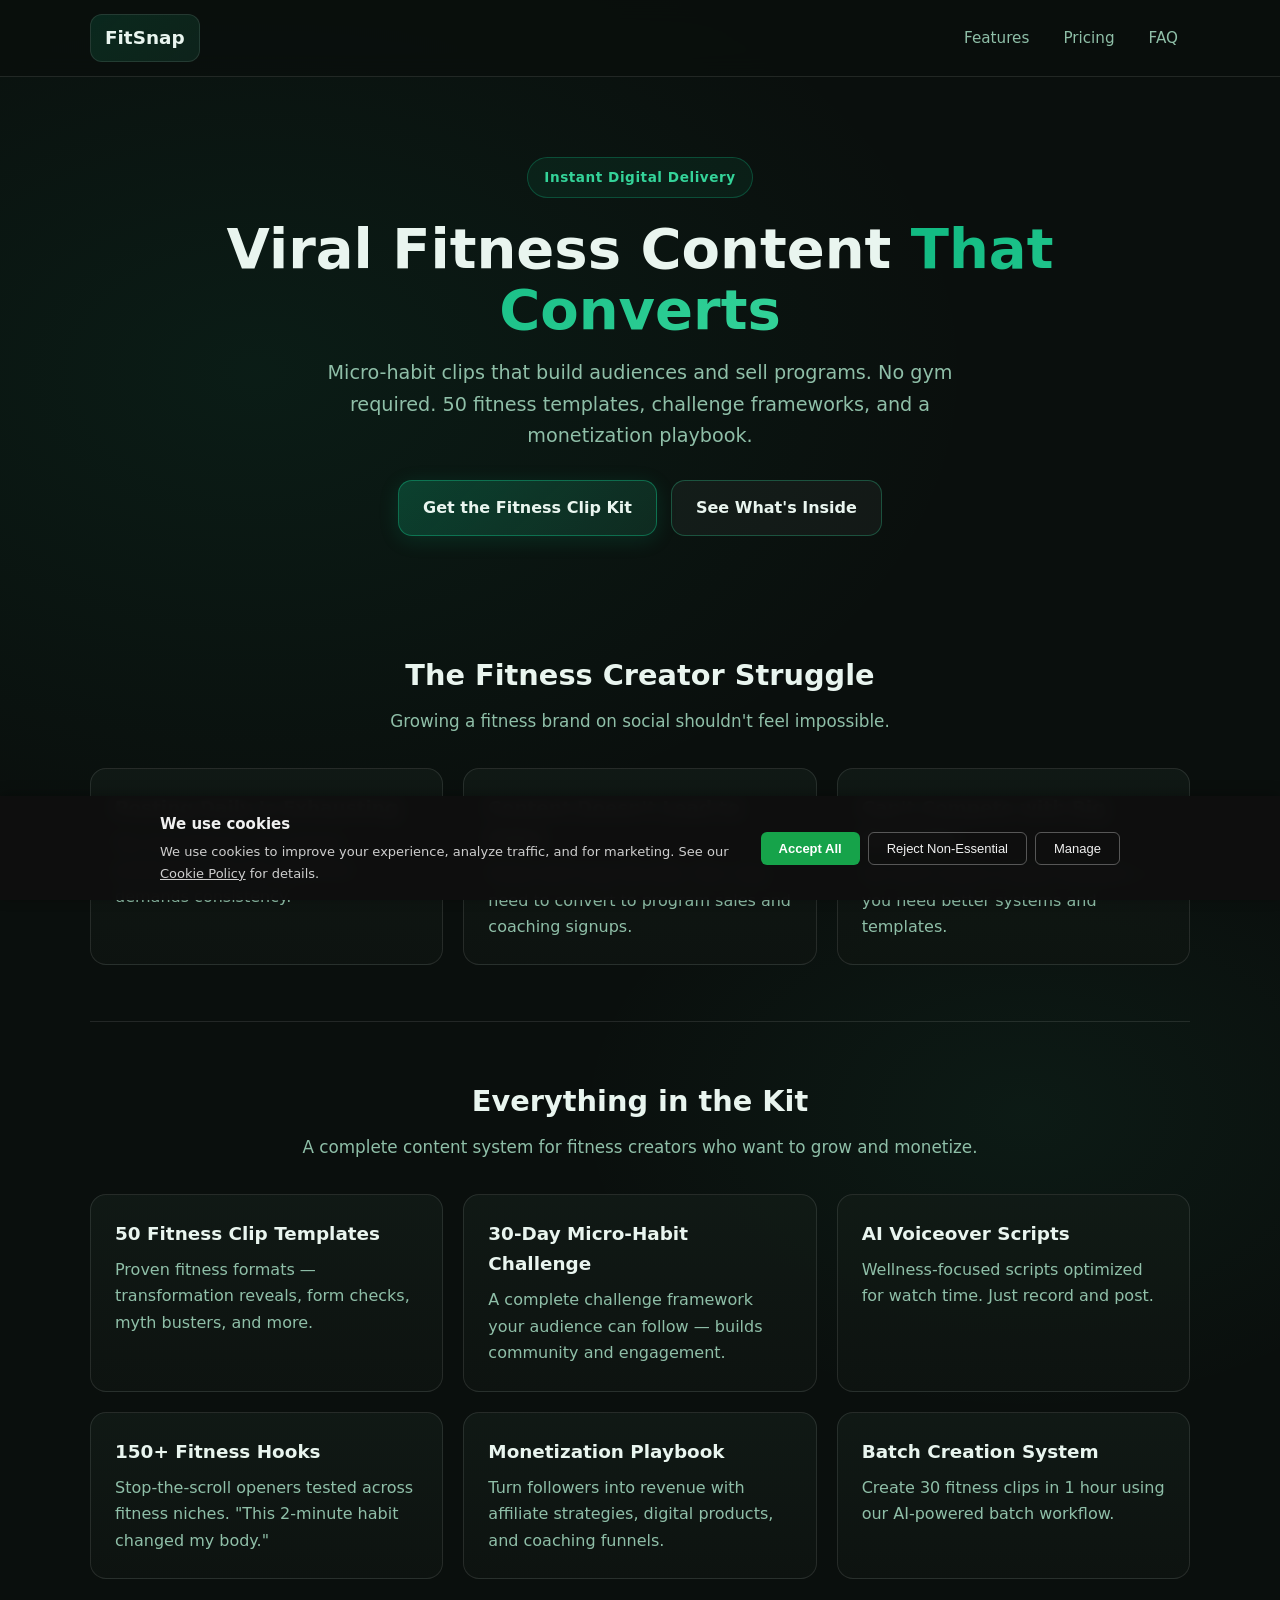
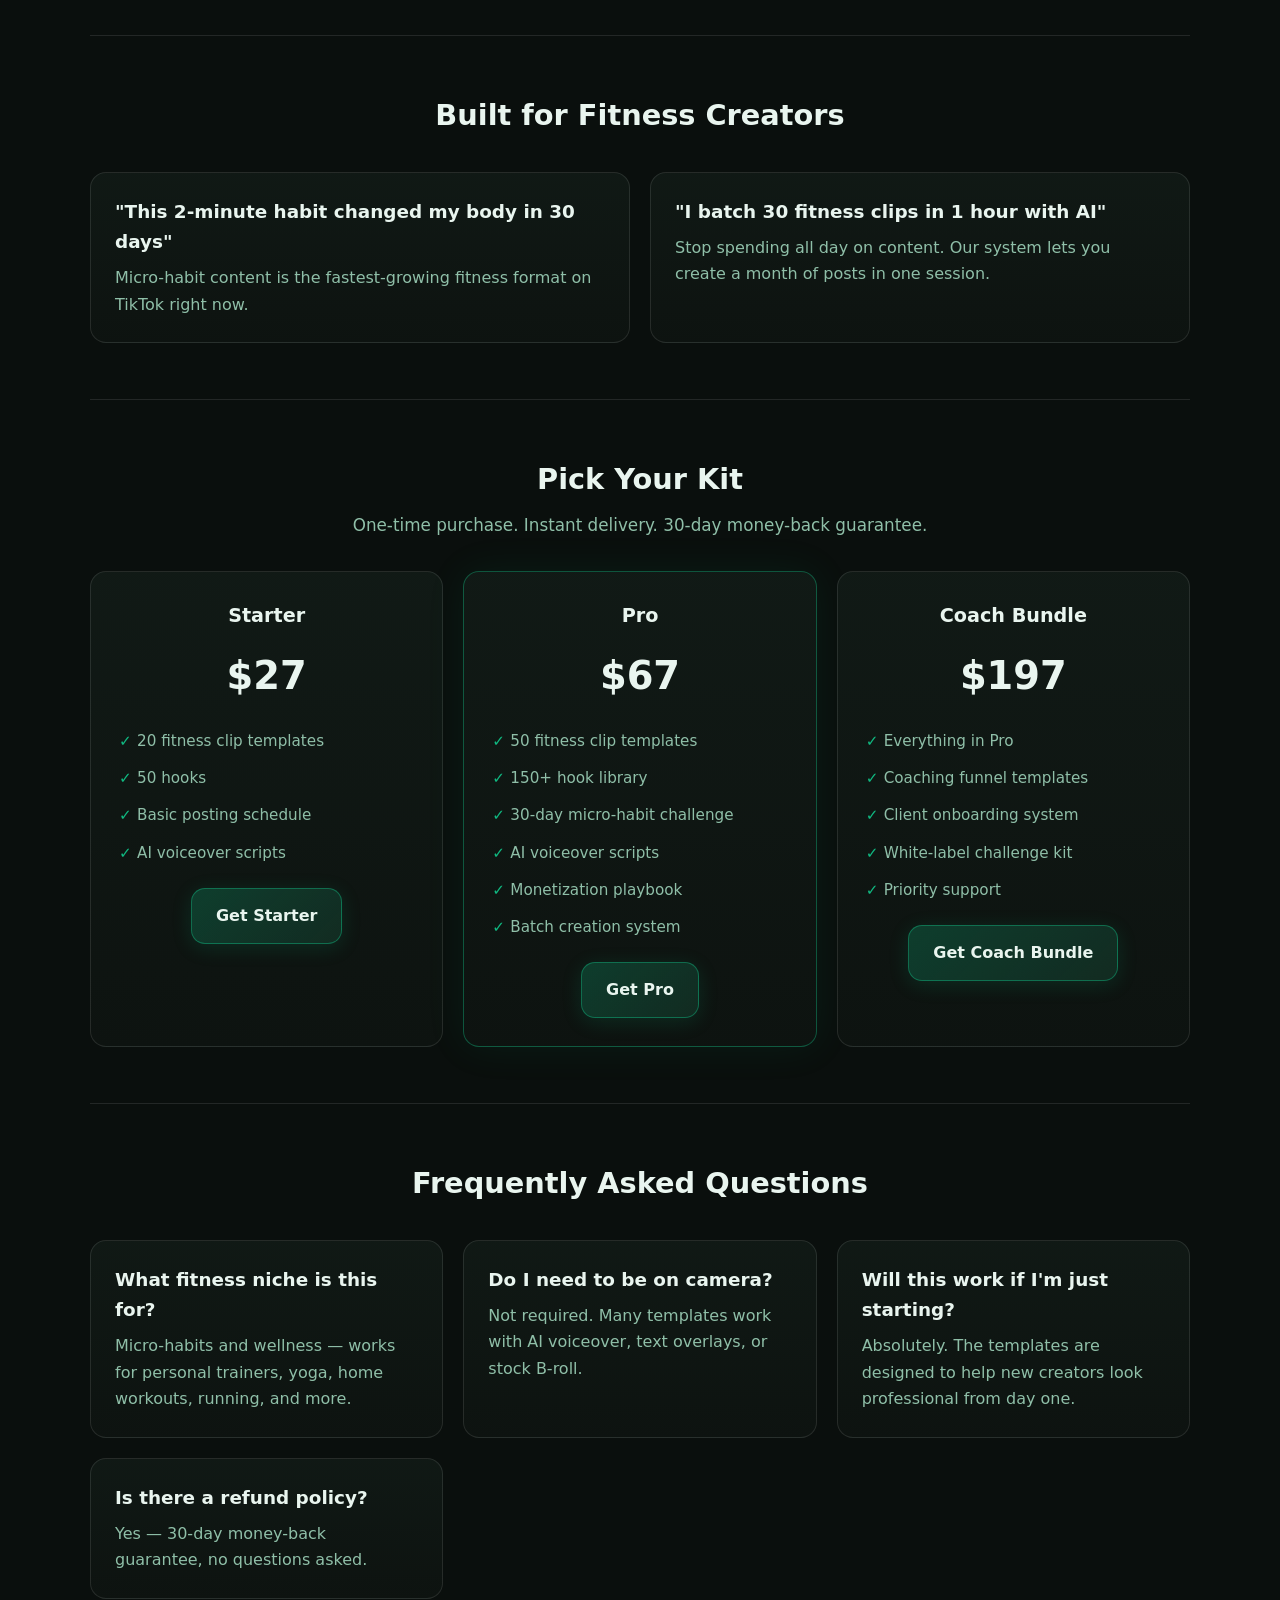
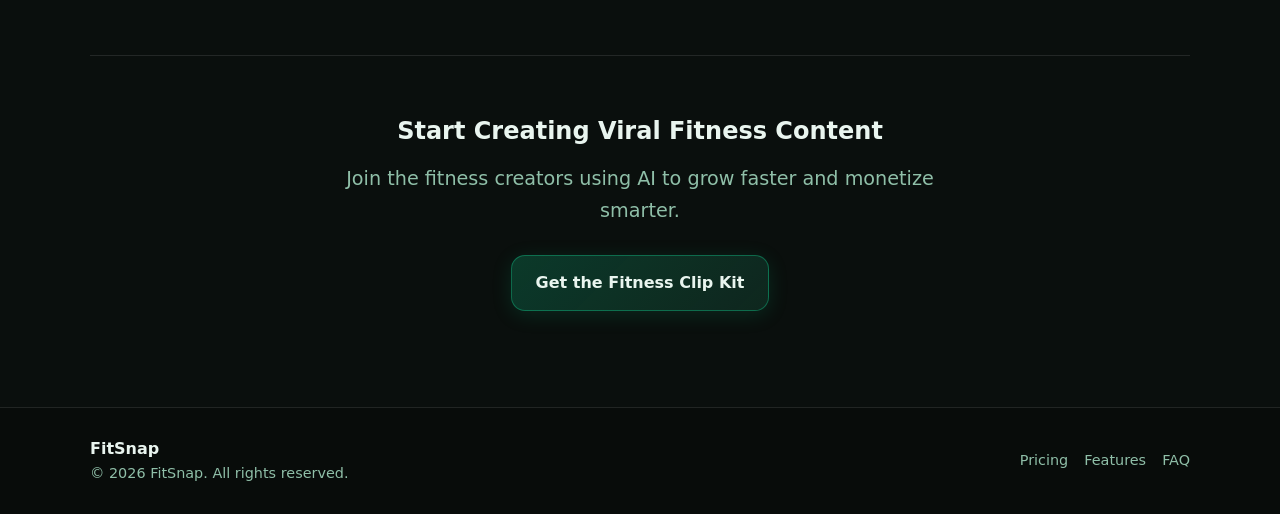
<file: index.html>
<!doctype html>
<html lang="en">
  <head>
    <meta charset="utf-8" />
    <meta name="viewport" content="width=device-width, initial-scale=1" />
    <title>FitSnap — Viral Fitness Content That Converts</title>
    <meta name="description" content="FitSnap: Micro-habit clips that build audiences and sell programs. Fitness clip templates, workout scripts, and challenge frameworks for TikTok, Reels, and Shorts." />
    <link rel="stylesheet" href="styles.css" />
  <!-- Google Analytics 4 -->
<script async src="https://www.googletagmanager.com/gtag/js?id=G-XXXXXXXXXX"></script>
<script>window.dataLayer=window.dataLayer||[];function gtag(){dataLayer.push(arguments);}gtag('js',new Date());gtag('config','G-XXXXXXXXXX');</script>
</head>
  <body>
    <header class="header">
      <div class="container header-inner">
        <a class="brand" href="index.html">FitSnap</a>
        <nav class="nav">
          <a href="#features">Features</a>
          <a href="#pricing">Pricing</a>
          <a href="#faq">FAQ</a>
        </nav>
      </div>
    </header>

    <main class="container">
      <!-- Hero -->
      <section class="hero">
        <div class="badge">Instant Digital Delivery</div>
        <h1>Viral Fitness Content <span>That Converts</span></h1>
        <p class="lead">Micro-habit clips that build audiences and sell programs. No gym required. 50 fitness templates, challenge frameworks, and a monetization playbook.</p>
        <div class="cta-row">
          <a class="button primary" href="#pricing">Get the Fitness Clip Kit</a>
          <a class="button secondary" href="#features">See What's Inside</a>
        </div>
      </section>

      <!-- Pain Points -->
      <section class="section" id="problem">
        <div class="section-header">
          <h2>The Fitness Creator Struggle</h2>
          <p>Growing a fitness brand on social shouldn't feel impossible.</p>
        </div>
        <div class="grid">
          <div class="card">
            <h3>Posting Daily Is Exhausting</h3>
            <p>You love fitness, not content production. But the algorithm demands consistency.</p>
          </div>
          <div class="card">
            <h3>Content Doesn't Lead to Sales</h3>
            <p>Views don't pay the bills. Your clips need to convert to program sales and coaching signups.</p>
          </div>
          <div class="card">
            <h3>Can't Compete with Big Accounts</h3>
            <p>You don't need a million followers — you need better systems and templates.</p>
          </div>
        </div>
      </section>

      <!-- Features / Deliverables -->
      <section class="section" id="features">
        <div class="section-header">
          <h2>Everything in the Kit</h2>
          <p>A complete content system for fitness creators who want to grow and monetize.</p>
        </div>
        <div class="grid">
          <div class="card">
            <h3>50 Fitness Clip Templates</h3>
            <p>Proven fitness formats — transformation reveals, form checks, myth busters, and more.</p>
          </div>
          <div class="card">
            <h3>30-Day Micro-Habit Challenge</h3>
            <p>A complete challenge framework your audience can follow — builds community and engagement.</p>
          </div>
          <div class="card">
            <h3>AI Voiceover Scripts</h3>
            <p>Wellness-focused scripts optimized for watch time. Just record and post.</p>
          </div>
          <div class="card">
            <h3>150+ Fitness Hooks</h3>
            <p>Stop-the-scroll openers tested across fitness niches. "This 2-minute habit changed my body."</p>
          </div>
          <div class="card">
            <h3>Monetization Playbook</h3>
            <p>Turn followers into revenue with affiliate strategies, digital products, and coaching funnels.</p>
          </div>
          <div class="card">
            <h3>Batch Creation System</h3>
            <p>Create 30 fitness clips in 1 hour using our AI-powered batch workflow.</p>
          </div>
        </div>
      </section>

      <!-- Social Proof -->
      <section class="section">
        <div class="section-header">
          <h2>Built for Fitness Creators</h2>
        </div>
        <div class="grid">
          <div class="card">
            <h3>"This 2-minute habit changed my body in 30 days"</h3>
            <p>Micro-habit content is the fastest-growing fitness format on TikTok right now.</p>
          </div>
          <div class="card">
            <h3>"I batch 30 fitness clips in 1 hour with AI"</h3>
            <p>Stop spending all day on content. Our system lets you create a month of posts in one session.</p>
          </div>
        </div>
      </section>

      <!-- Pricing -->
      <section class="section" id="pricing">
        <div class="section-header">
          <h2>Pick Your Kit</h2>
          <p>One-time purchase. Instant delivery. 30-day money-back guarantee.</p>
        </div>
        <div class="pricing-grid">
          <div class="price-card">
            <h3>Starter</h3>
            <div class="price-amount">$27</div>
            <ul>
              <li>20 fitness clip templates</li>
              <li>50 hooks</li>
              <li>Basic posting schedule</li>
              <li>AI voiceover scripts</li>
            </ul>
            <a class="button primary" href="#">Get Starter</a>
          </div>
          <div class="price-card featured">
            <h3>Pro</h3>
            <div class="price-amount">$67</div>
            <ul>
              <li>50 fitness clip templates</li>
              <li>150+ hook library</li>
              <li>30-day micro-habit challenge</li>
              <li>AI voiceover scripts</li>
              <li>Monetization playbook</li>
              <li>Batch creation system</li>
            </ul>
            <a class="button primary" href="#">Get Pro</a>
          </div>
          <div class="price-card">
            <h3>Coach Bundle</h3>
            <div class="price-amount">$197</div>
            <ul>
              <li>Everything in Pro</li>
              <li>Coaching funnel templates</li>
              <li>Client onboarding system</li>
              <li>White-label challenge kit</li>
              <li>Priority support</li>
            </ul>
            <a class="button primary" href="#">Get Coach Bundle</a>
          </div>
        </div>
      </section>

      <!-- FAQ -->
      <section class="section" id="faq">
        <div class="section-header">
          <h2>Frequently Asked Questions</h2>
        </div>
        <div class="grid">
          <div class="card">
            <h3>What fitness niche is this for?</h3>
            <p>Micro-habits and wellness — works for personal trainers, yoga, home workouts, running, and more.</p>
          </div>
          <div class="card">
            <h3>Do I need to be on camera?</h3>
            <p>Not required. Many templates work with AI voiceover, text overlays, or stock B-roll.</p>
          </div>
          <div class="card">
            <h3>Will this work if I'm just starting?</h3>
            <p>Absolutely. The templates are designed to help new creators look professional from day one.</p>
          </div>
          <div class="card">
            <h3>Is there a refund policy?</h3>
            <p>Yes — 30-day money-back guarantee, no questions asked.</p>
          </div>
        </div>
      </section>

      <!-- CTA Strip -->
      <section class="section" style="text-align:center; border-bottom: none;">
        <h2>Start Creating Viral Fitness Content</h2>
        <p class="lead" style="margin-top: 12px;">Join the fitness creators using AI to grow faster and monetize smarter.</p>
        <div class="cta-row" style="margin-top: 20px;">
          <a class="button primary" href="#pricing">Get the Fitness Clip Kit</a>
        </div>
      </section>
    </main>

    <footer class="footer">
      <div class="container footer-inner">
        <div>
          <strong>FitSnap</strong>
          <div class="muted">&copy; 2026 FitSnap. All rights reserved.</div>
        </div>
        <div class="footer-links">
          <a href="#pricing">Pricing</a>
          <a href="#features">Features</a>
          <a href="#faq">FAQ</a>
        </div>
      </div>
    </footer>
  <script src="cookie-consent.js"></script>
</body>
</html>
</file>
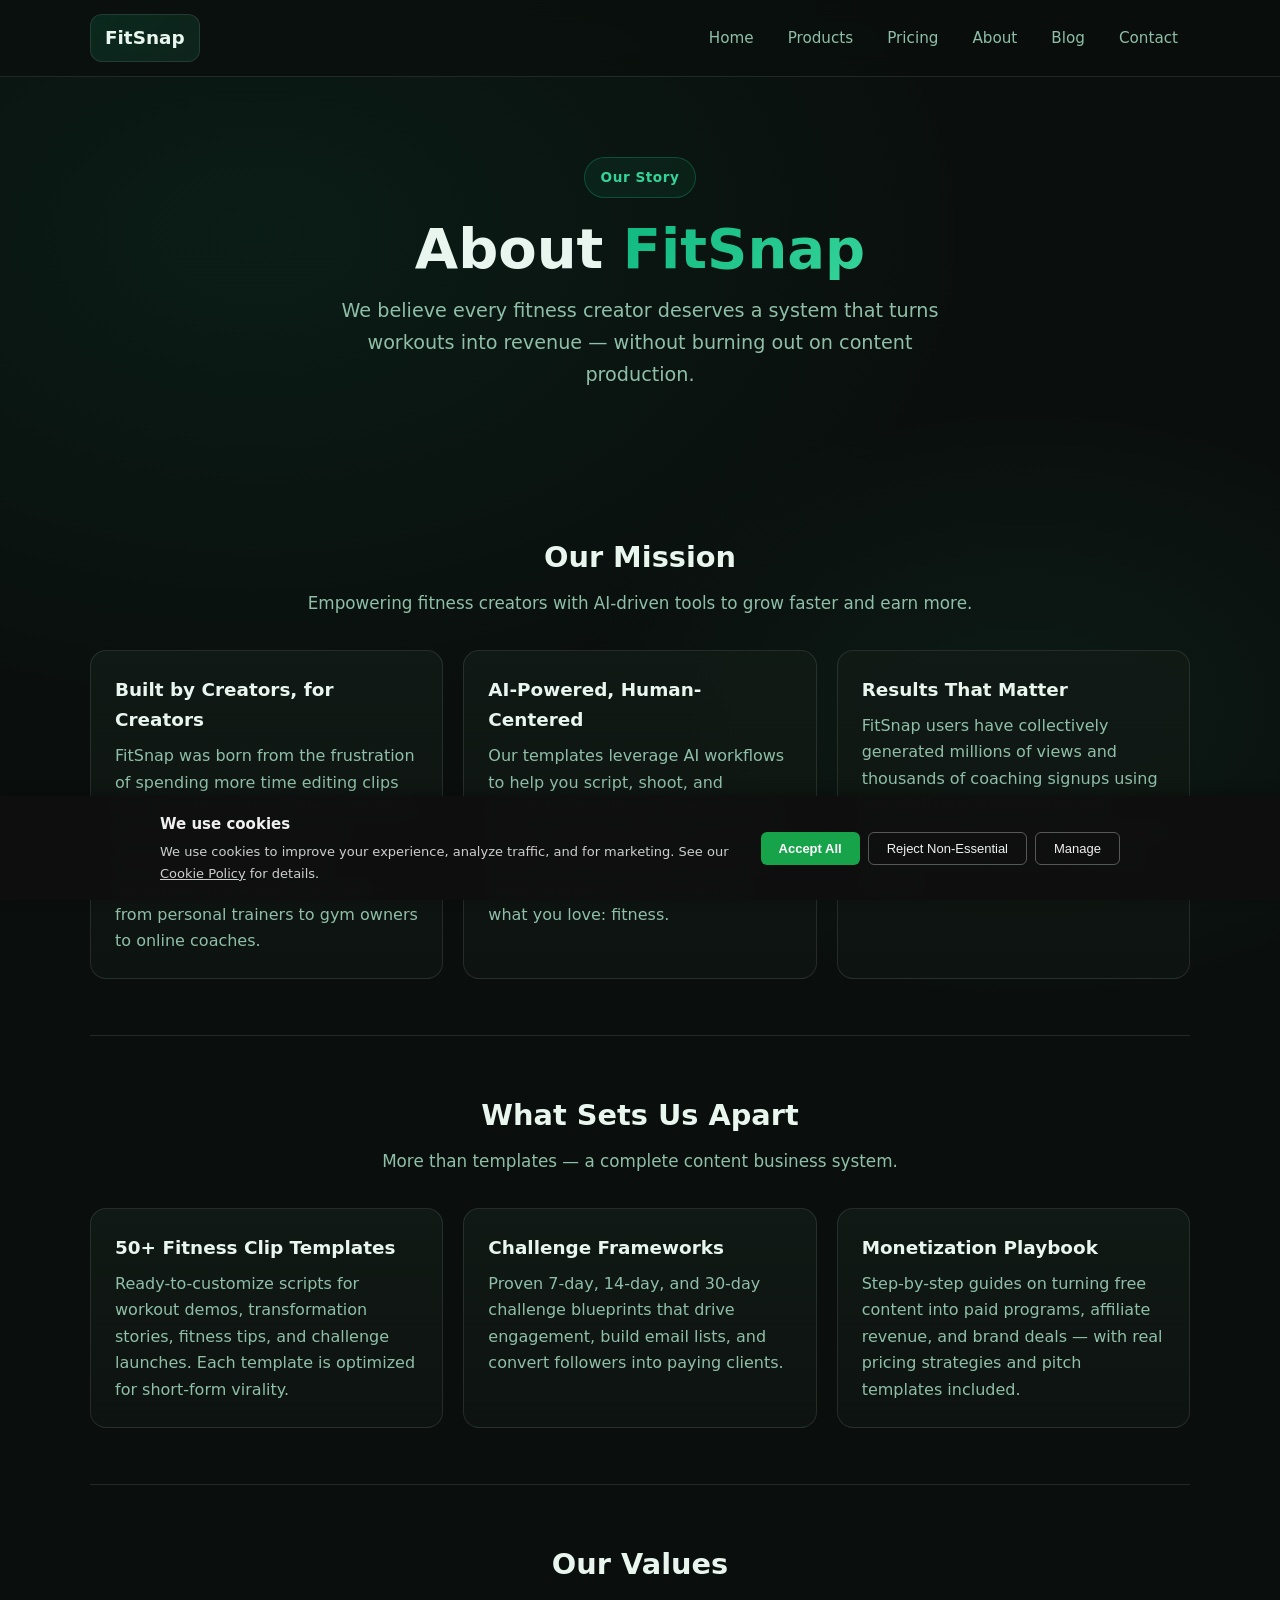
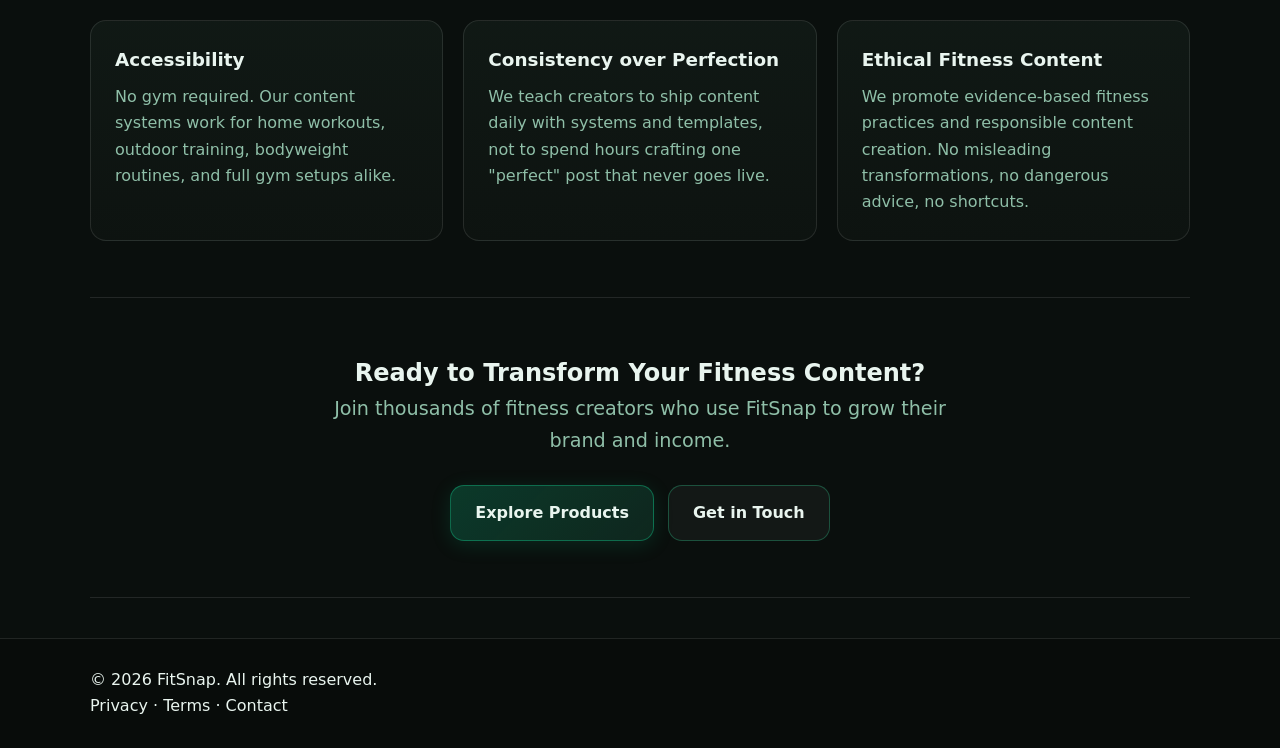
<file: about.html>
<!doctype html>
<html lang="en">
  <head>
    <meta charset="utf-8" />
    <meta name="viewport" content="width=device-width, initial-scale=1" />
    <title>About — FitSnap</title>
    <meta name="description" content="Learn how FitSnap helps fitness creators build audiences and monetize with AI-powered content templates, challenge frameworks, and viral clip systems." />
    <link rel="stylesheet" href="styles.css" />
  <!-- Google Analytics 4 -->
<script async src="https://www.googletagmanager.com/gtag/js?id=G-XXXXXXXXXX"></script>
<script>window.dataLayer=window.dataLayer||[];function gtag(){dataLayer.push(arguments);}gtag('js',new Date());gtag('config','G-XXXXXXXXXX');</script>
</head>
  <body>
    <header class="header">
      <div class="container header-inner">
        <a class="brand" href="index.html">FitSnap</a>
        <nav class="nav">
          <a href="index.html">Home</a>
          <a href="products.html">Products</a>
          <a href="pricing.html">Pricing</a>
          <a href="about.html">About</a>
          <a href="blog.html">Blog</a>
          <a href="contact.html">Contact</a>
        </nav>
      </div>
    </header>

    <main class="container">
      <section class="hero">
        <div class="badge">Our Story</div>
        <h1>About <span>FitSnap</span></h1>
        <p class="lead">We believe every fitness creator deserves a system that turns workouts into revenue — without burning out on content production.</p>
      </section>

      <section class="section">
        <div class="section-header">
          <h2>Our Mission</h2>
          <p>Empowering fitness creators with AI-driven tools to grow faster and earn more.</p>
        </div>
        <div class="grid">
          <div class="card">
            <h3>Built by Creators, for Creators</h3>
            <p>FitSnap was born from the frustration of spending more time editing clips than coaching clients. We've distilled hundreds of hours of content strategy into plug-and-play templates that anyone can use — from personal trainers to gym owners to online coaches.</p>
          </div>
          <div class="card">
            <h3>AI-Powered, Human-Centered</h3>
            <p>Our templates leverage AI workflows to help you script, shoot, and schedule viral fitness content across TikTok, Instagram Reels, and YouTube Shorts. The technology handles the heavy lifting so you can focus on what you love: fitness.</p>
          </div>
          <div class="card">
            <h3>Results That Matter</h3>
            <p>FitSnap users have collectively generated millions of views and thousands of coaching signups using our challenge frameworks and monetization playbooks. We measure success by your growth, not vanity metrics.</p>
          </div>
        </div>
      </section>

      <section class="section">
        <div class="section-header">
          <h2>What Sets Us Apart</h2>
          <p>More than templates — a complete content business system.</p>
        </div>
        <div class="grid">
          <div class="card">
            <h3>50+ Fitness Clip Templates</h3>
            <p>Ready-to-customize scripts for workout demos, transformation stories, fitness tips, and challenge launches. Each template is optimized for short-form virality.</p>
          </div>
          <div class="card">
            <h3>Challenge Frameworks</h3>
            <p>Proven 7-day, 14-day, and 30-day challenge blueprints that drive engagement, build email lists, and convert followers into paying clients.</p>
          </div>
          <div class="card">
            <h3>Monetization Playbook</h3>
            <p>Step-by-step guides on turning free content into paid programs, affiliate revenue, and brand deals — with real pricing strategies and pitch templates included.</p>
          </div>
        </div>
      </section>

      <section class="section">
        <div class="section-header">
          <h2>Our Values</h2>
        </div>
        <div class="grid">
          <div class="card">
            <h3>Accessibility</h3>
            <p>No gym required. Our content systems work for home workouts, outdoor training, bodyweight routines, and full gym setups alike.</p>
          </div>
          <div class="card">
            <h3>Consistency over Perfection</h3>
            <p>We teach creators to ship content daily with systems and templates, not to spend hours crafting one "perfect" post that never goes live.</p>
          </div>
          <div class="card">
            <h3>Ethical Fitness Content</h3>
            <p>We promote evidence-based fitness practices and responsible content creation. No misleading transformations, no dangerous advice, no shortcuts.</p>
          </div>
        </div>
      </section>

      <section class="section" style="text-align:center;">
        <h2>Ready to Transform Your Fitness Content?</h2>
        <p class="lead">Join thousands of fitness creators who use FitSnap to grow their brand and income.</p>
        <div class="cta-row">
          <a class="button primary" href="products.html">Explore Products</a>
          <a class="button secondary" href="contact.html">Get in Touch</a>
        </div>
      </section>
    </main>

    <footer class="footer">
      <div class="container">
        <p>&copy; 2026 FitSnap. All rights reserved.</p>
        <p><a href="privacy.html">Privacy</a> · <a href="terms.html">Terms</a> · <a href="contact.html">Contact</a></p>
      </div>
    </footer>
    <script src="cookie-consent.js"></script>
  </body>
</html>
</file>
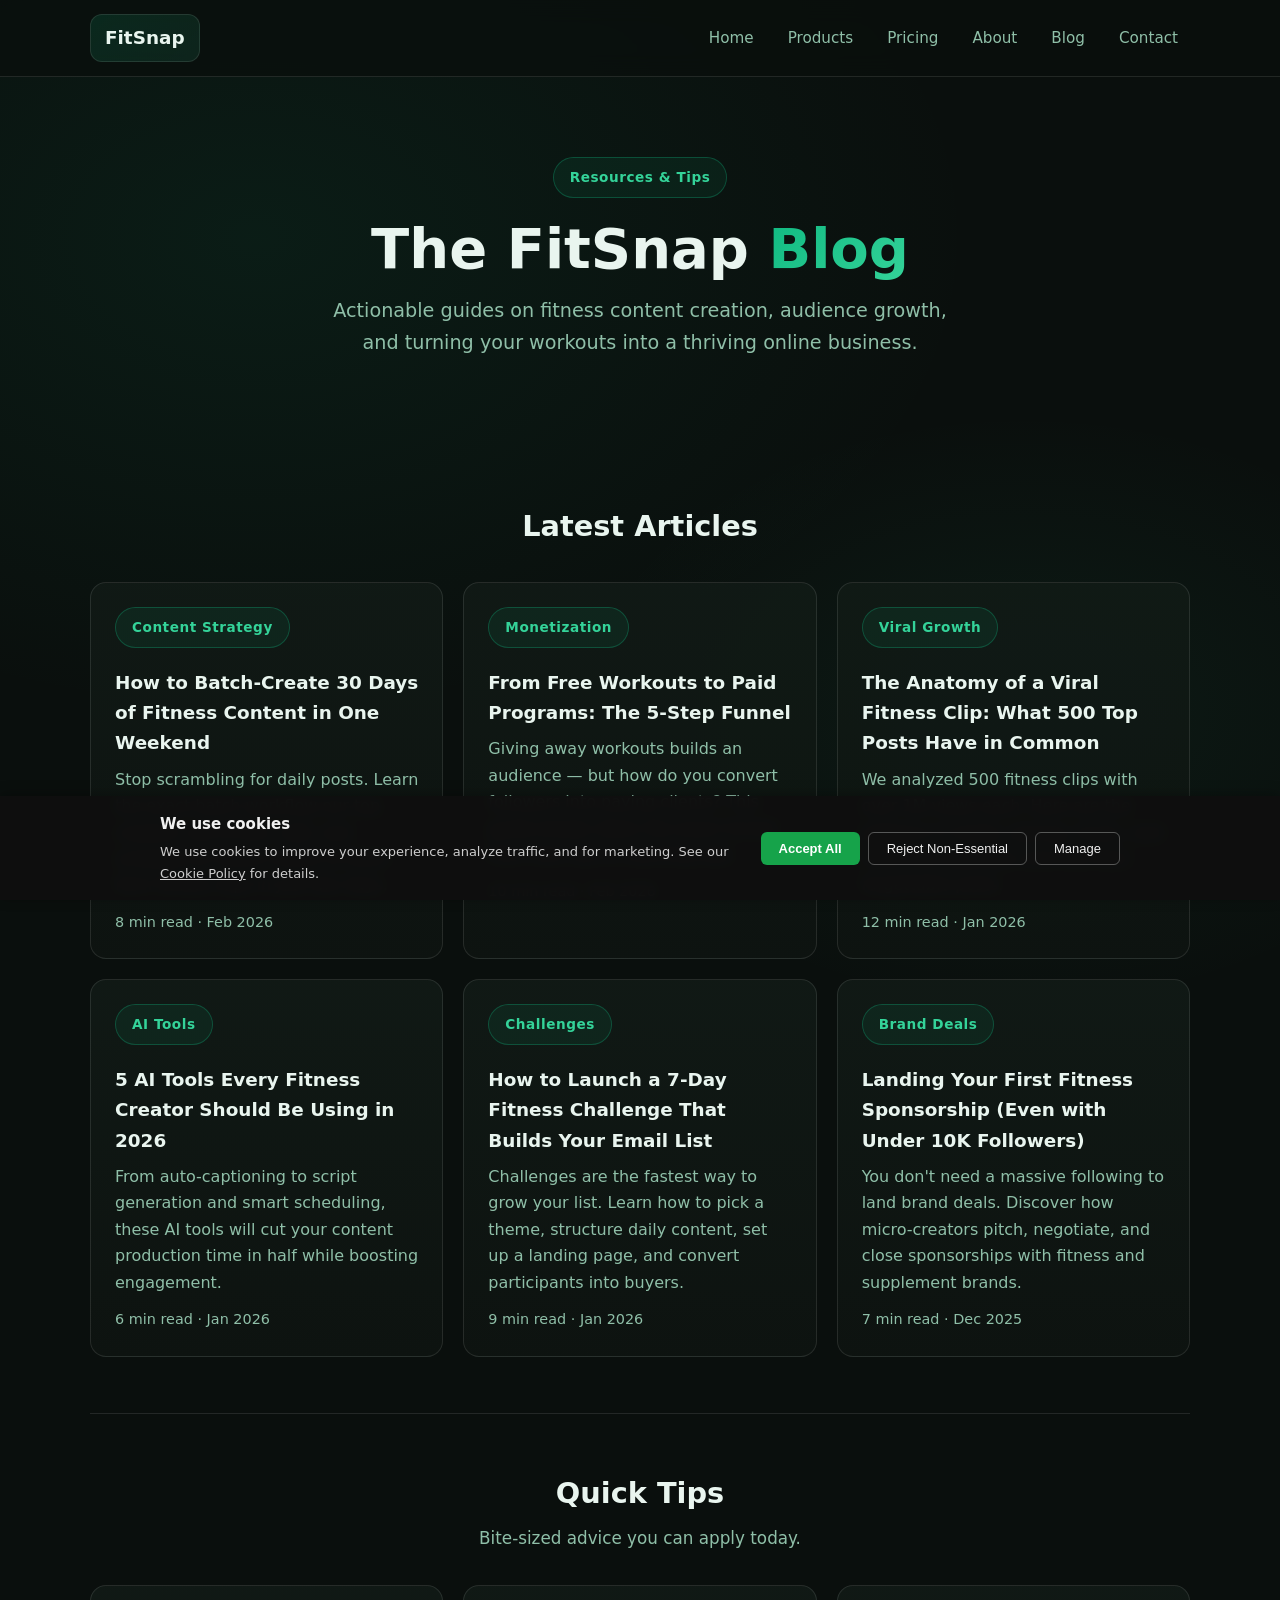
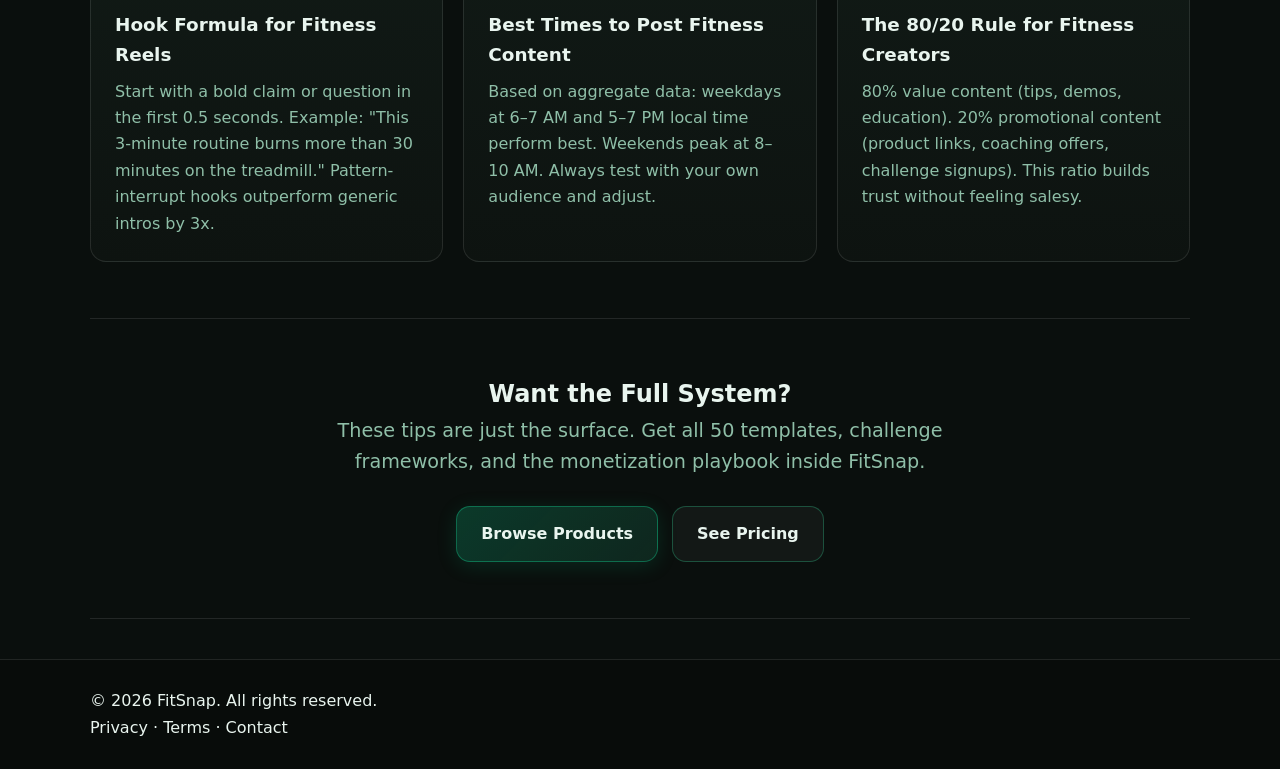
<file: blog.html>
<!doctype html>
<html lang="en">
  <head>
    <meta charset="utf-8" />
    <meta name="viewport" content="width=device-width, initial-scale=1" />
    <title>Blog — FitSnap</title>
    <meta name="description" content="Fitness content creation tips, viral clip strategies, workout marketing guides, and monetization advice from the FitSnap team." />
    <link rel="stylesheet" href="styles.css" />
  <!-- Google Analytics 4 -->
<script async src="https://www.googletagmanager.com/gtag/js?id=G-XXXXXXXXXX"></script>
<script>window.dataLayer=window.dataLayer||[];function gtag(){dataLayer.push(arguments);}gtag('js',new Date());gtag('config','G-XXXXXXXXXX');</script>
</head>
  <body>
    <header class="header">
      <div class="container header-inner">
        <a class="brand" href="index.html">FitSnap</a>
        <nav class="nav">
          <a href="index.html">Home</a>
          <a href="products.html">Products</a>
          <a href="pricing.html">Pricing</a>
          <a href="about.html">About</a>
          <a href="blog.html">Blog</a>
          <a href="contact.html">Contact</a>
        </nav>
      </div>
    </header>

    <main class="container">
      <section class="hero">
        <div class="badge">Resources &amp; Tips</div>
        <h1>The FitSnap <span>Blog</span></h1>
        <p class="lead">Actionable guides on fitness content creation, audience growth, and turning your workouts into a thriving online business.</p>
      </section>

      <section class="section">
        <div class="section-header">
          <h2>Latest Articles</h2>
        </div>
        <div class="grid">
          <div class="card">
            <div class="badge">Content Strategy</div>
            <h3>How to Batch-Create 30 Days of Fitness Content in One Weekend</h3>
            <p>Stop scrambling for daily posts. Learn the exact batch workflow our top creators use to film, edit, and schedule an entire month of short-form fitness clips in just two days.</p>
            <p class="muted" style="margin-top:12px;">8 min read · Feb 2026</p>
          </div>
          <div class="card">
            <div class="badge">Monetization</div>
            <h3>From Free Workouts to Paid Programs: The 5-Step Funnel</h3>
            <p>Giving away workouts builds an audience — but how do you convert followers into paying clients? This guide breaks down the exact funnel from free clip to coaching sale.</p>
            <p class="muted" style="margin-top:12px;">10 min read · Feb 2026</p>
          </div>
          <div class="card">
            <div class="badge">Viral Growth</div>
            <h3>The Anatomy of a Viral Fitness Clip: What 500 Top Posts Have in Common</h3>
            <p>We analyzed 500 fitness clips with over 1M views each. Here are the patterns in hooks, pacing, music, and CTAs that separate viral hits from forgettable posts.</p>
            <p class="muted" style="margin-top:12px;">12 min read · Jan 2026</p>
          </div>
          <div class="card">
            <div class="badge">AI Tools</div>
            <h3>5 AI Tools Every Fitness Creator Should Be Using in 2026</h3>
            <p>From auto-captioning to script generation and smart scheduling, these AI tools will cut your content production time in half while boosting engagement.</p>
            <p class="muted" style="margin-top:12px;">6 min read · Jan 2026</p>
          </div>
          <div class="card">
            <div class="badge">Challenges</div>
            <h3>How to Launch a 7-Day Fitness Challenge That Builds Your Email List</h3>
            <p>Challenges are the fastest way to grow your list. Learn how to pick a theme, structure daily content, set up a landing page, and convert participants into buyers.</p>
            <p class="muted" style="margin-top:12px;">9 min read · Jan 2026</p>
          </div>
          <div class="card">
            <div class="badge">Brand Deals</div>
            <h3>Landing Your First Fitness Sponsorship (Even with Under 10K Followers)</h3>
            <p>You don't need a massive following to land brand deals. Discover how micro-creators pitch, negotiate, and close sponsorships with fitness and supplement brands.</p>
            <p class="muted" style="margin-top:12px;">7 min read · Dec 2025</p>
          </div>
        </div>
      </section>

      <section class="section">
        <div class="section-header">
          <h2>Quick Tips</h2>
          <p>Bite-sized advice you can apply today.</p>
        </div>
        <div class="grid">
          <div class="card">
            <h3>Hook Formula for Fitness Reels</h3>
            <p>Start with a bold claim or question in the first 0.5 seconds. Example: "This 3-minute routine burns more than 30 minutes on the treadmill." Pattern-interrupt hooks outperform generic intros by 3x.</p>
          </div>
          <div class="card">
            <h3>Best Times to Post Fitness Content</h3>
            <p>Based on aggregate data: weekdays at 6–7 AM and 5–7 PM local time perform best. Weekends peak at 8–10 AM. Always test with your own audience and adjust.</p>
          </div>
          <div class="card">
            <h3>The 80/20 Rule for Fitness Creators</h3>
            <p>80% value content (tips, demos, education). 20% promotional content (product links, coaching offers, challenge signups). This ratio builds trust without feeling salesy.</p>
          </div>
        </div>
      </section>

      <section class="section" style="text-align:center;">
        <h2>Want the Full System?</h2>
        <p class="lead">These tips are just the surface. Get all 50 templates, challenge frameworks, and the monetization playbook inside FitSnap.</p>
        <div class="cta-row">
          <a class="button primary" href="products.html">Browse Products</a>
          <a class="button secondary" href="pricing.html">See Pricing</a>
        </div>
      </section>
    </main>

    <footer class="footer">
      <div class="container">
        <p>&copy; 2026 FitSnap. All rights reserved.</p>
        <p><a href="privacy.html">Privacy</a> · <a href="terms.html">Terms</a> · <a href="contact.html">Contact</a></p>
      </div>
    </footer>
    <script src="cookie-consent.js"></script>
  </body>
</html>
</file>
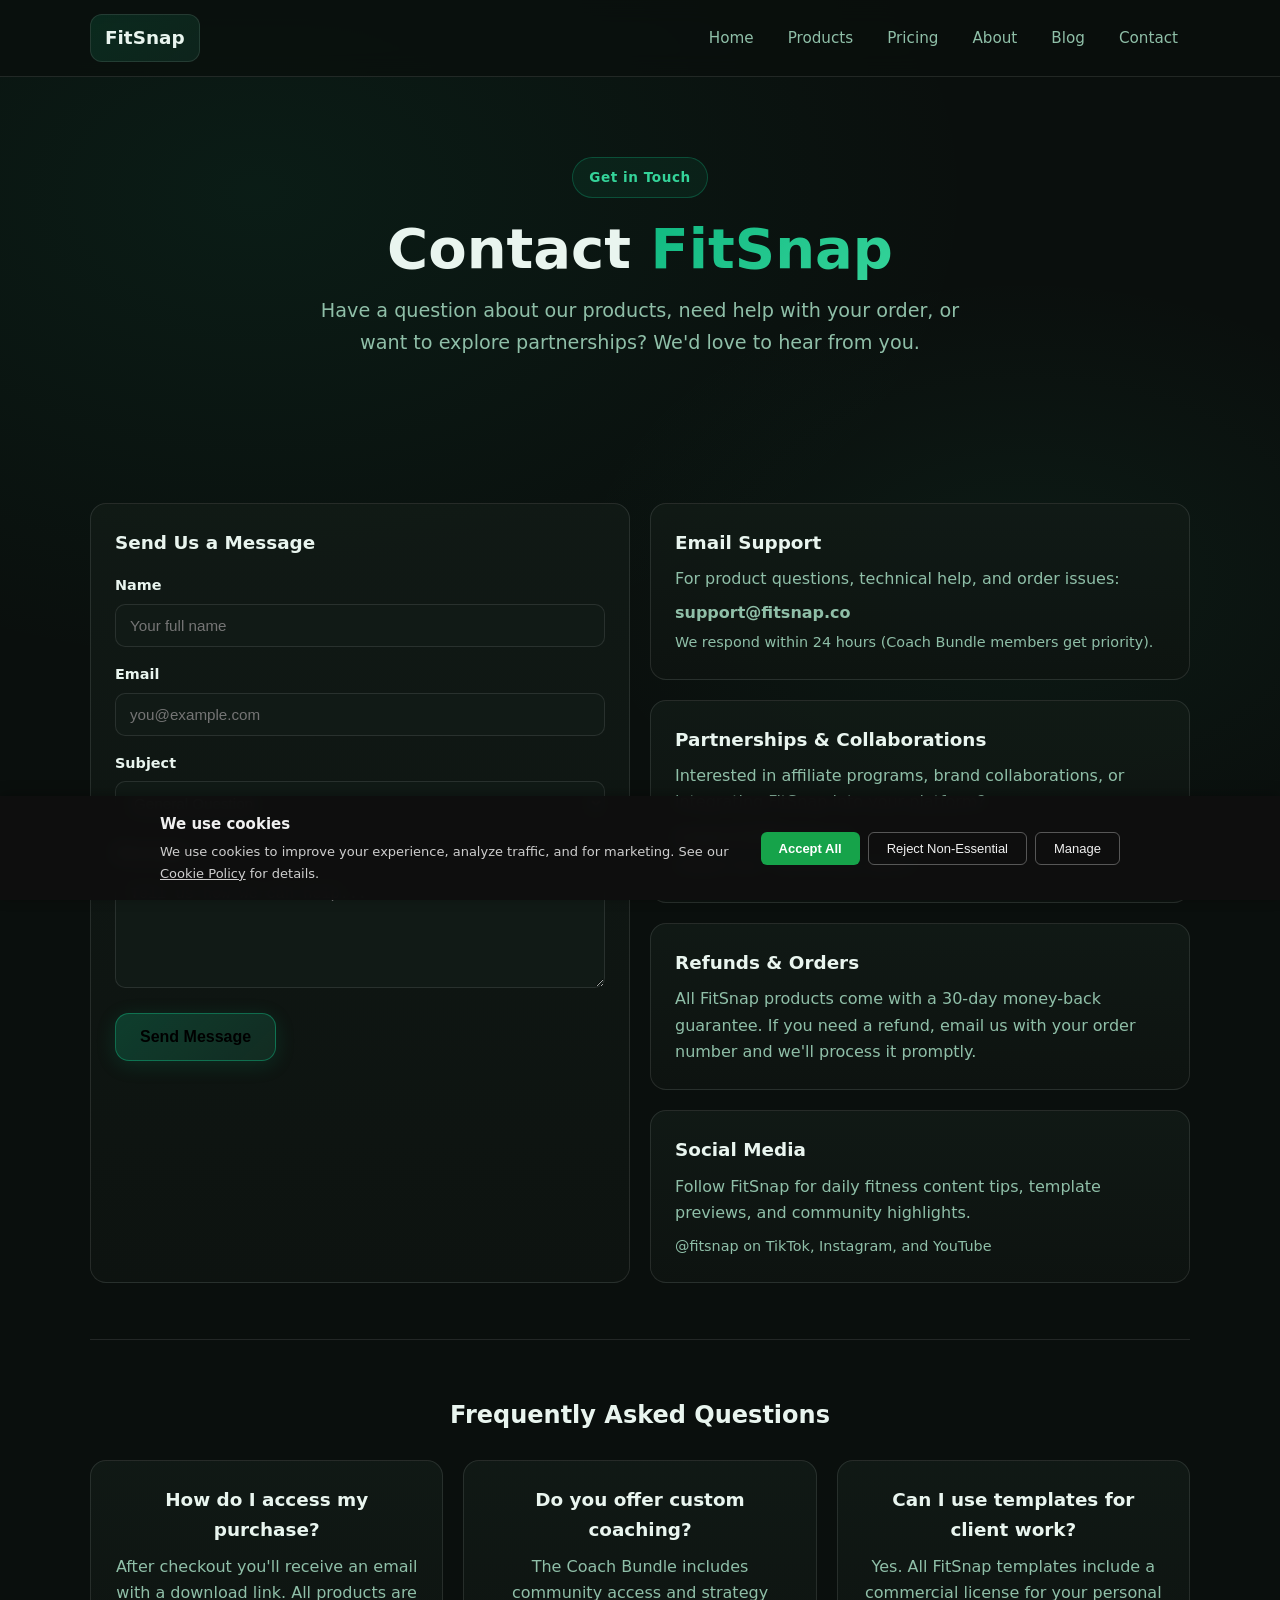
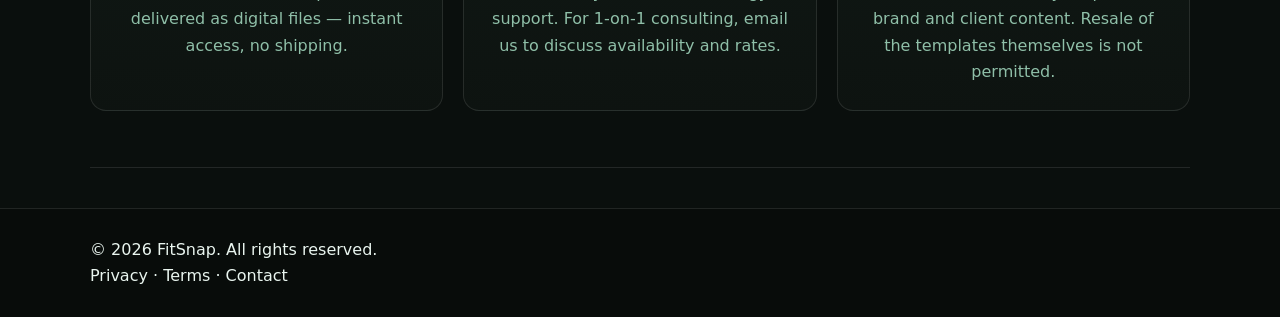
<file: contact.html>
<!doctype html>
<html lang="en">
  <head>
    <meta charset="utf-8" />
    <meta name="viewport" content="width=device-width, initial-scale=1" />
    <title>Contact — FitSnap</title>
    <meta name="description" content="Get in touch with the FitSnap team. Questions about products, partnerships, or support — we're here to help." />
    <link rel="stylesheet" href="styles.css" />
  <!-- Google Analytics 4 -->
<script async src="https://www.googletagmanager.com/gtag/js?id=G-XXXXXXXXXX"></script>
<script>window.dataLayer=window.dataLayer||[];function gtag(){dataLayer.push(arguments);}gtag('js',new Date());gtag('config','G-XXXXXXXXXX');</script>
</head>
  <body>
    <header class="header">
      <div class="container header-inner">
        <a class="brand" href="index.html">FitSnap</a>
        <nav class="nav">
          <a href="index.html">Home</a>
          <a href="products.html">Products</a>
          <a href="pricing.html">Pricing</a>
          <a href="about.html">About</a>
          <a href="blog.html">Blog</a>
          <a href="contact.html">Contact</a>
        </nav>
      </div>
    </header>

    <main class="container">
      <section class="hero">
        <div class="badge">Get in Touch</div>
        <h1>Contact <span>FitSnap</span></h1>
        <p class="lead">Have a question about our products, need help with your order, or want to explore partnerships? We'd love to hear from you.</p>
      </section>

      <section class="section">
        <div class="grid" style="grid-template-columns:1fr 1fr;">
          <!-- Contact Form -->
          <div class="card">
            <h3>Send Us a Message</h3>
            <form action="#" method="POST" style="display:flex;flex-direction:column;gap:16px;margin-top:16px;">
              <div>
                <label for="name" style="display:block;font-weight:600;margin-bottom:6px;font-size:0.9rem;">Name</label>
                <input type="text" id="name" name="name" placeholder="Your full name" required style="width:100%;padding:12px 14px;border-radius:10px;border:1px solid var(--line);background:var(--panel);color:var(--text);font-size:0.95rem;" />
              </div>
              <div>
                <label for="email" style="display:block;font-weight:600;margin-bottom:6px;font-size:0.9rem;">Email</label>
                <input type="email" id="email" name="email" placeholder="you@example.com" required style="width:100%;padding:12px 14px;border-radius:10px;border:1px solid var(--line);background:var(--panel);color:var(--text);font-size:0.95rem;" />
              </div>
              <div>
                <label for="subject" style="display:block;font-weight:600;margin-bottom:6px;font-size:0.9rem;">Subject</label>
                <select id="subject" name="subject" style="width:100%;padding:12px 14px;border-radius:10px;border:1px solid var(--line);background:var(--panel);color:var(--text);font-size:0.95rem;">
                  <option value="general">General Question</option>
                  <option value="support">Product Support</option>
                  <option value="order">Order Issue</option>
                  <option value="partnership">Partnership Inquiry</option>
                  <option value="press">Press / Media</option>
                </select>
              </div>
              <div>
                <label for="message" style="display:block;font-weight:600;margin-bottom:6px;font-size:0.9rem;">Message</label>
                <textarea id="message" name="message" rows="5" placeholder="Tell us how we can help..." required style="width:100%;padding:12px 14px;border-radius:10px;border:1px solid var(--line);background:var(--panel);color:var(--text);font-size:0.95rem;resize:vertical;"></textarea>
              </div>
              <button type="submit" class="button primary" style="align-self:flex-start;">Send Message</button>
            </form>
          </div>

          <!-- Contact Info -->
          <div>
            <div class="card" style="margin-bottom:20px;">
              <h3>Email Support</h3>
              <p>For product questions, technical help, and order issues:</p>
              <p style="margin-top:8px;"><strong>support@fitsnap.co</strong></p>
              <p class="muted" style="margin-top:4px;">We respond within 24 hours (Coach Bundle members get priority).</p>
            </div>
            <div class="card" style="margin-bottom:20px;">
              <h3>Partnerships &amp; Collaborations</h3>
              <p>Interested in affiliate programs, brand collaborations, or integrating FitSnap into your platform?</p>
              <p style="margin-top:8px;"><strong>support@fitsnap.co</strong></p>
              <p class="muted" style="margin-top:4px;">Subject line: "Partnership Inquiry"</p>
            </div>
            <div class="card" style="margin-bottom:20px;">
              <h3>Refunds &amp; Orders</h3>
              <p>All FitSnap products come with a 30-day money-back guarantee. If you need a refund, email us with your order number and we'll process it promptly.</p>
            </div>
            <div class="card">
              <h3>Social Media</h3>
              <p>Follow FitSnap for daily fitness content tips, template previews, and community highlights.</p>
              <p class="muted" style="margin-top:8px;">@fitsnap on TikTok, Instagram, and YouTube</p>
            </div>
          </div>
        </div>
      </section>

      <section class="section" style="text-align:center;">
        <h2>Frequently Asked Questions</h2>
        <div class="grid" style="margin-top:24px;">
          <div class="card">
            <h3>How do I access my purchase?</h3>
            <p>After checkout you'll receive an email with a download link. All products are delivered as digital files — instant access, no shipping.</p>
          </div>
          <div class="card">
            <h3>Do you offer custom coaching?</h3>
            <p>The Coach Bundle includes community access and strategy support. For 1-on-1 consulting, email us to discuss availability and rates.</p>
          </div>
          <div class="card">
            <h3>Can I use templates for client work?</h3>
            <p>Yes. All FitSnap templates include a commercial license for your personal brand and client content. Resale of the templates themselves is not permitted.</p>
          </div>
        </div>
      </section>
    </main>

    <footer class="footer">
      <div class="container">
        <p>&copy; 2026 FitSnap. All rights reserved.</p>
        <p><a href="privacy.html">Privacy</a> · <a href="terms.html">Terms</a> · <a href="contact.html">Contact</a></p>
      </div>
    </footer>
    <script src="cookie-consent.js"></script>
  </body>
</html>
</file>
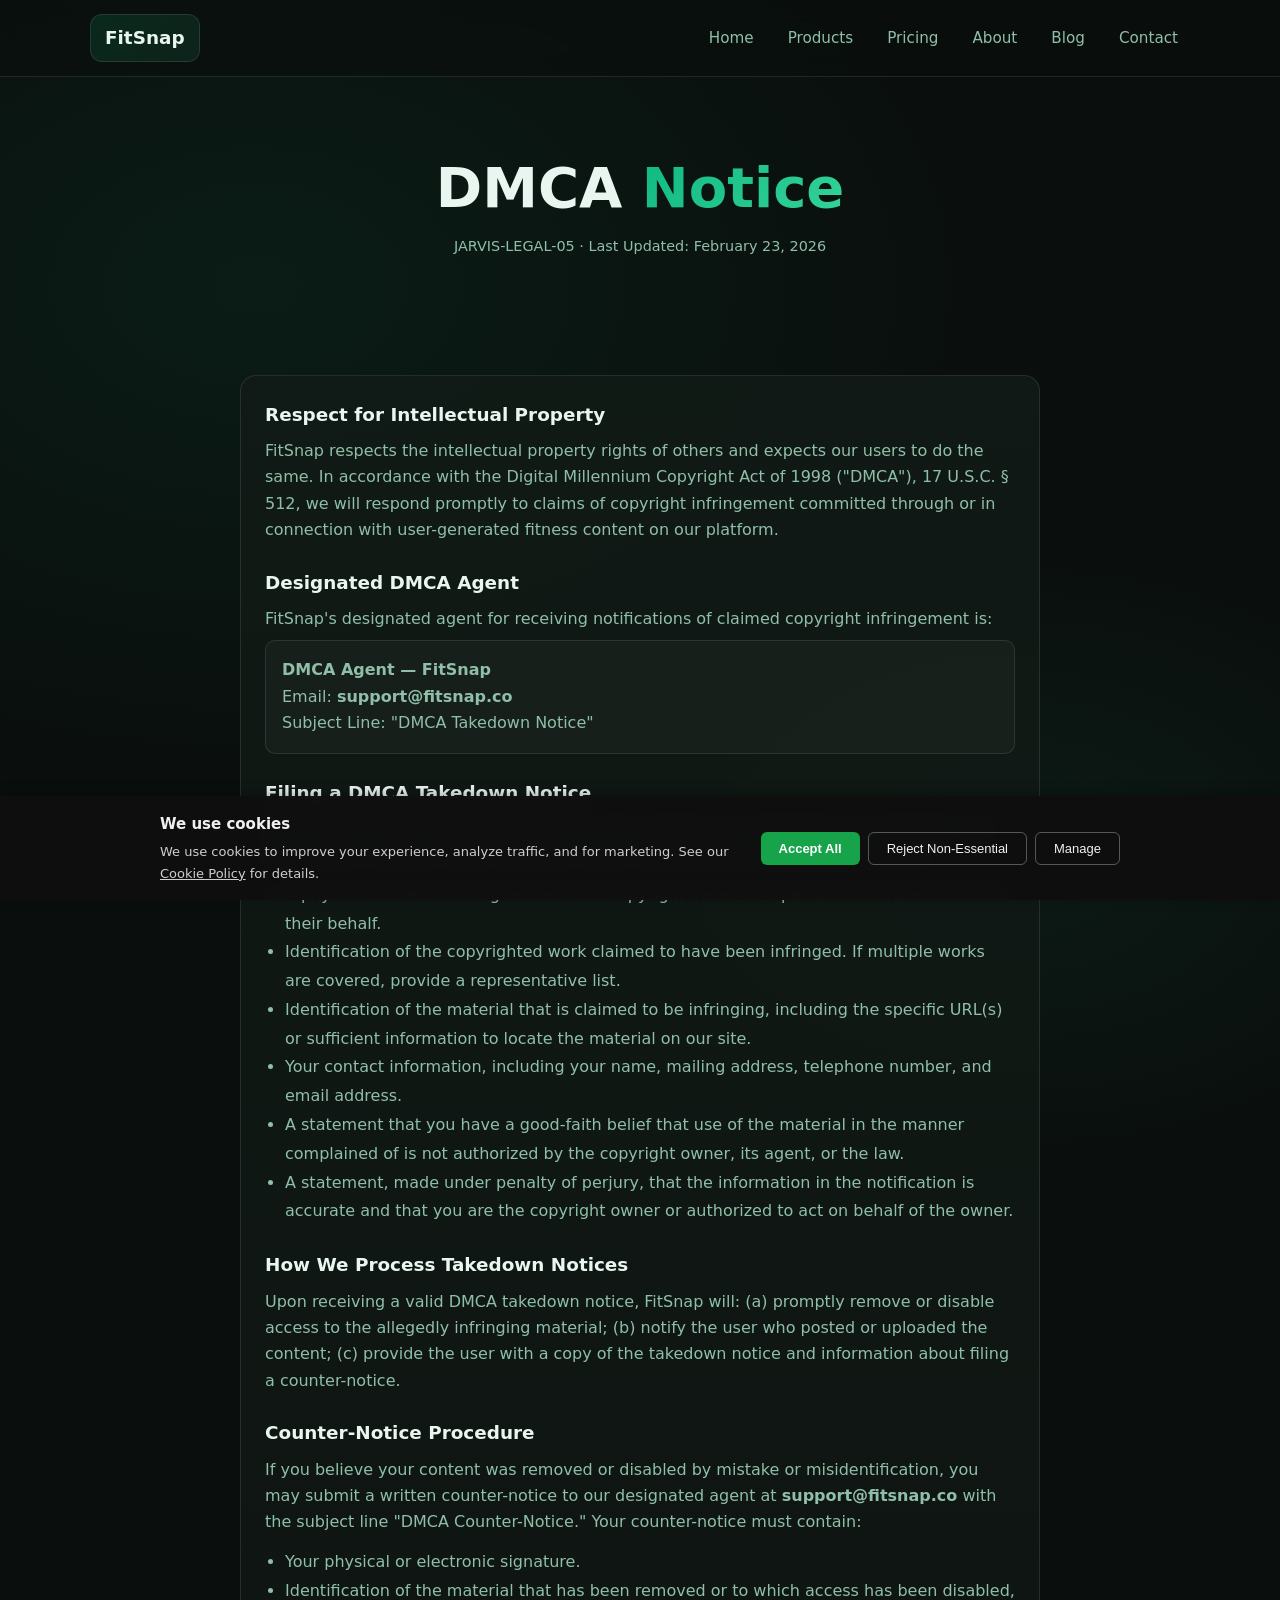
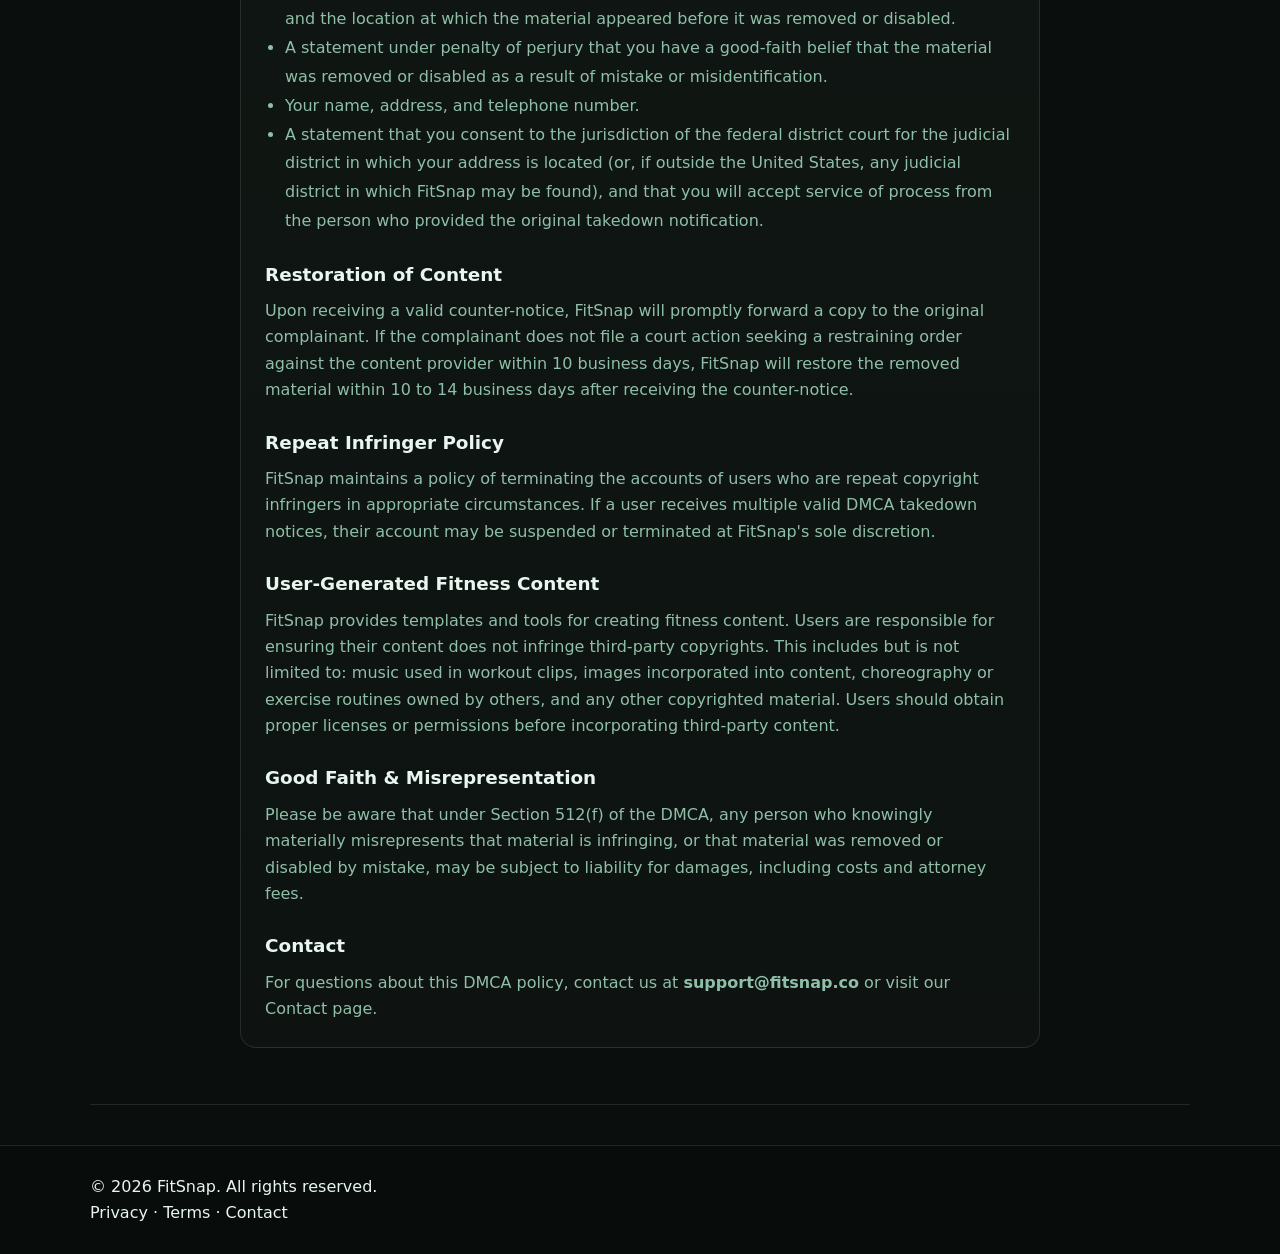
<file: dmca.html>
<!doctype html>
<html lang="en">
  <head>
    <meta charset="utf-8" />
    <meta name="viewport" content="width=device-width, initial-scale=1" />
    <title>DMCA Notice — FitSnap</title>
    <meta name="description" content="DMCA takedown notice and counter-notice procedures for FitSnap. Report copyright infringement related to user-generated fitness content." />
    <link rel="stylesheet" href="styles.css" />
  <!-- Google Analytics 4 -->
<script async src="https://www.googletagmanager.com/gtag/js?id=G-XXXXXXXXXX"></script>
<script>window.dataLayer=window.dataLayer||[];function gtag(){dataLayer.push(arguments);}gtag('js',new Date());gtag('config','G-XXXXXXXXXX');</script>
</head>
  <body>
    <header class="header">
      <div class="container header-inner">
        <a class="brand" href="index.html">FitSnap</a>
        <nav class="nav">
          <a href="index.html">Home</a>
          <a href="products.html">Products</a>
          <a href="pricing.html">Pricing</a>
          <a href="about.html">About</a>
          <a href="blog.html">Blog</a>
          <a href="contact.html">Contact</a>
        </nav>
      </div>
    </header>

    <main class="container">
      <section class="hero">
        <h1>DMCA <span>Notice</span></h1>
        <p class="muted">JARVIS-LEGAL-05 · Last Updated: February 23, 2026</p>
      </section>

      <section class="section">
        <div class="card" style="max-width:800px;margin:0 auto;">
          <h3>Respect for Intellectual Property</h3>
          <p>FitSnap respects the intellectual property rights of others and expects our users to do the same. In accordance with the Digital Millennium Copyright Act of 1998 ("DMCA"), 17 U.S.C. § 512, we will respond promptly to claims of copyright infringement committed through or in connection with user-generated fitness content on our platform.</p>

          <h3 style="margin-top:24px;">Designated DMCA Agent</h3>
          <p>FitSnap's designated agent for receiving notifications of claimed copyright infringement is:</p>
          <p style="margin-top:8px;padding:16px;border-radius:10px;border:1px solid var(--line);background:rgba(255,255,255,0.03);">
            <strong>DMCA Agent — FitSnap</strong><br />
            Email: <strong>support@fitsnap.co</strong><br />
            Subject Line: "DMCA Takedown Notice"<br />
          </p>

          <h3 style="margin-top:24px;">Filing a DMCA Takedown Notice</h3>
          <p>If you believe that content available on or through fitsnap.co infringes your copyright, you may submit a written DMCA takedown notice containing the following information:</p>
          <ul style="margin:12px 0 0 20px;color:var(--muted);line-height:1.8;">
            <li>A physical or electronic signature of the copyright owner or a person authorized to act on their behalf.</li>
            <li>Identification of the copyrighted work claimed to have been infringed. If multiple works are covered, provide a representative list.</li>
            <li>Identification of the material that is claimed to be infringing, including the specific URL(s) or sufficient information to locate the material on our site.</li>
            <li>Your contact information, including your name, mailing address, telephone number, and email address.</li>
            <li>A statement that you have a good-faith belief that use of the material in the manner complained of is not authorized by the copyright owner, its agent, or the law.</li>
            <li>A statement, made under penalty of perjury, that the information in the notification is accurate and that you are the copyright owner or authorized to act on behalf of the owner.</li>
          </ul>

          <h3 style="margin-top:24px;">How We Process Takedown Notices</h3>
          <p>Upon receiving a valid DMCA takedown notice, FitSnap will: (a) promptly remove or disable access to the allegedly infringing material; (b) notify the user who posted or uploaded the content; (c) provide the user with a copy of the takedown notice and information about filing a counter-notice.</p>

          <h3 style="margin-top:24px;">Counter-Notice Procedure</h3>
          <p>If you believe your content was removed or disabled by mistake or misidentification, you may submit a written counter-notice to our designated agent at <strong>support@fitsnap.co</strong> with the subject line "DMCA Counter-Notice." Your counter-notice must contain:</p>
          <ul style="margin:12px 0 0 20px;color:var(--muted);line-height:1.8;">
            <li>Your physical or electronic signature.</li>
            <li>Identification of the material that has been removed or to which access has been disabled, and the location at which the material appeared before it was removed or disabled.</li>
            <li>A statement under penalty of perjury that you have a good-faith belief that the material was removed or disabled as a result of mistake or misidentification.</li>
            <li>Your name, address, and telephone number.</li>
            <li>A statement that you consent to the jurisdiction of the federal district court for the judicial district in which your address is located (or, if outside the United States, any judicial district in which FitSnap may be found), and that you will accept service of process from the person who provided the original takedown notification.</li>
          </ul>

          <h3 style="margin-top:24px;">Restoration of Content</h3>
          <p>Upon receiving a valid counter-notice, FitSnap will promptly forward a copy to the original complainant. If the complainant does not file a court action seeking a restraining order against the content provider within 10 business days, FitSnap will restore the removed material within 10 to 14 business days after receiving the counter-notice.</p>

          <h3 style="margin-top:24px;">Repeat Infringer Policy</h3>
          <p>FitSnap maintains a policy of terminating the accounts of users who are repeat copyright infringers in appropriate circumstances. If a user receives multiple valid DMCA takedown notices, their account may be suspended or terminated at FitSnap's sole discretion.</p>

          <h3 style="margin-top:24px;">User-Generated Fitness Content</h3>
          <p>FitSnap provides templates and tools for creating fitness content. Users are responsible for ensuring their content does not infringe third-party copyrights. This includes but is not limited to: music used in workout clips, images incorporated into content, choreography or exercise routines owned by others, and any other copyrighted material. Users should obtain proper licenses or permissions before incorporating third-party content.</p>

          <h3 style="margin-top:24px;">Good Faith &amp; Misrepresentation</h3>
          <p>Please be aware that under Section 512(f) of the DMCA, any person who knowingly materially misrepresents that material is infringing, or that material was removed or disabled by mistake, may be subject to liability for damages, including costs and attorney fees.</p>

          <h3 style="margin-top:24px;">Contact</h3>
          <p>For questions about this DMCA policy, contact us at <strong>support@fitsnap.co</strong> or visit our <a href="contact.html">Contact</a> page.</p>
        </div>
      </section>
    </main>

    <footer class="footer">
      <div class="container">
        <p>&copy; 2026 FitSnap. All rights reserved.</p>
        <p><a href="privacy.html">Privacy</a> · <a href="terms.html">Terms</a> · <a href="contact.html">Contact</a></p>
      </div>
    </footer>
    <script src="cookie-consent.js"></script>
  </body>
</html>
</file>
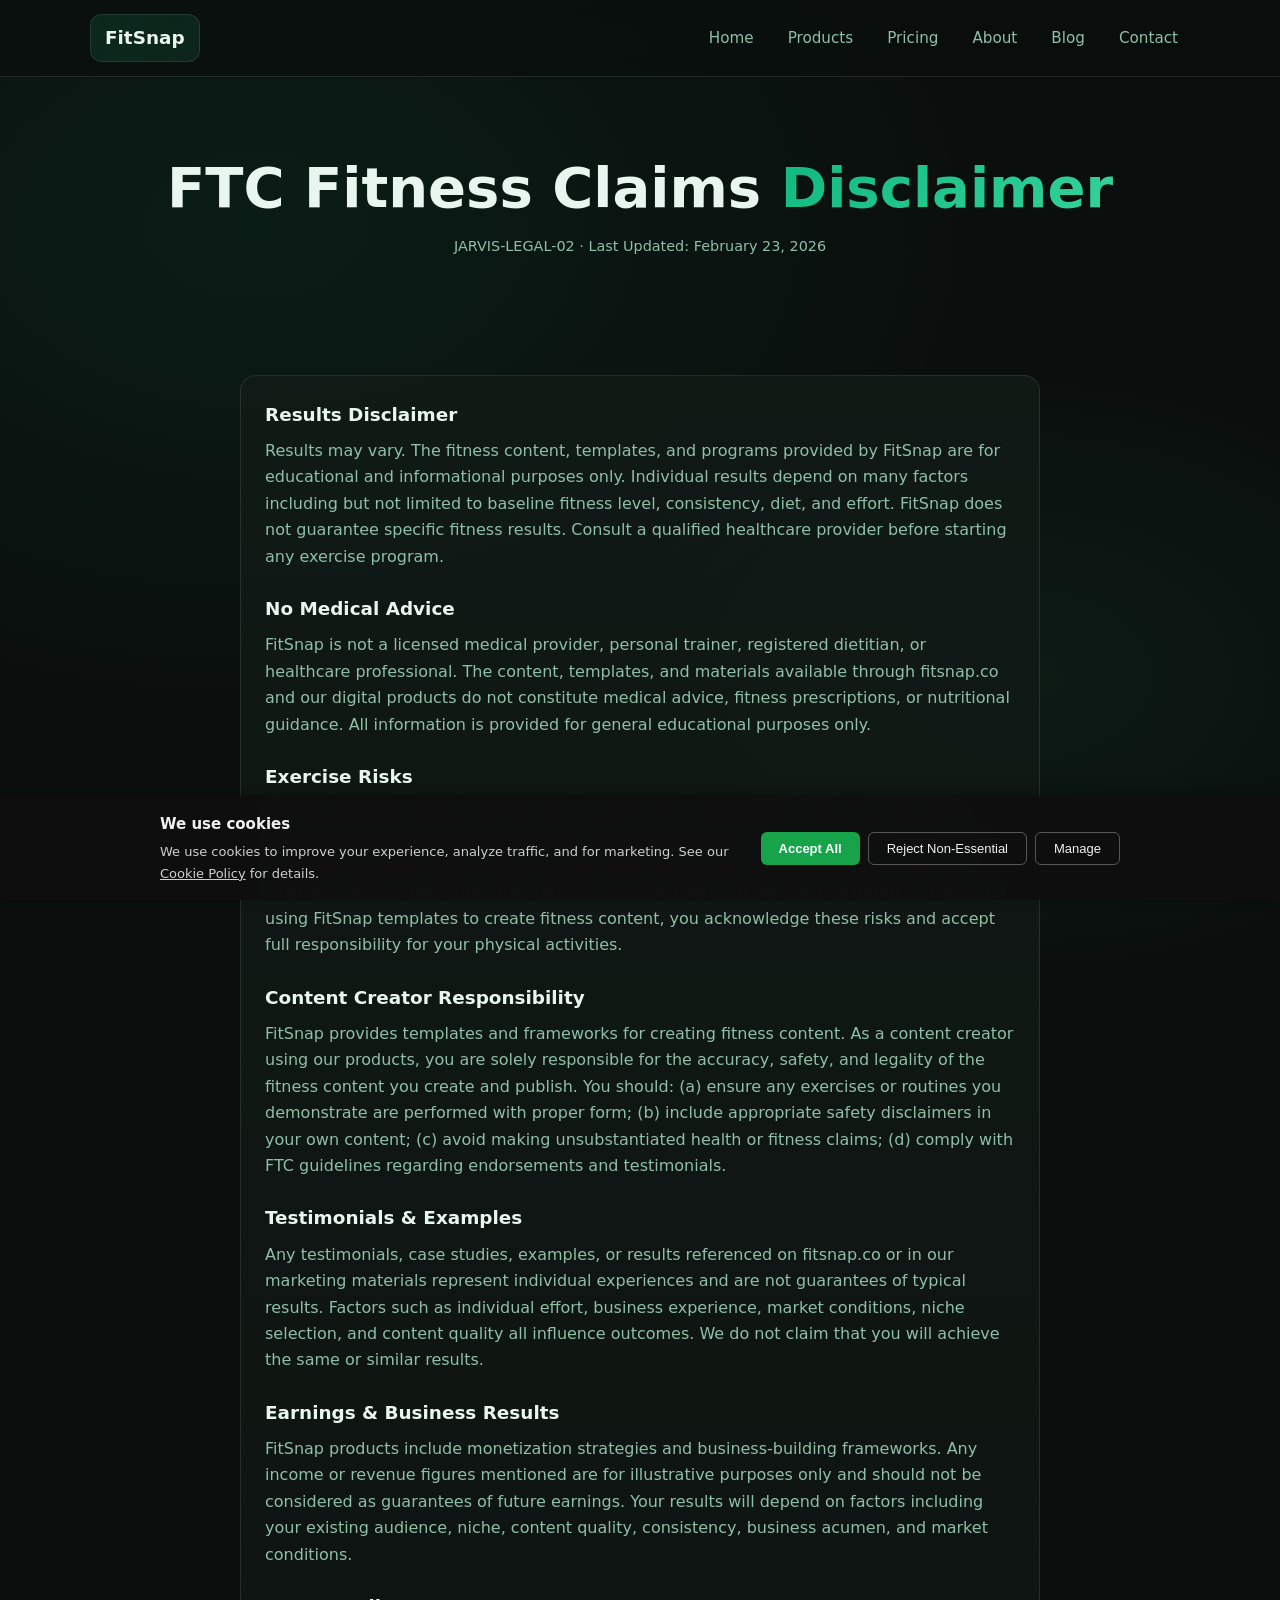
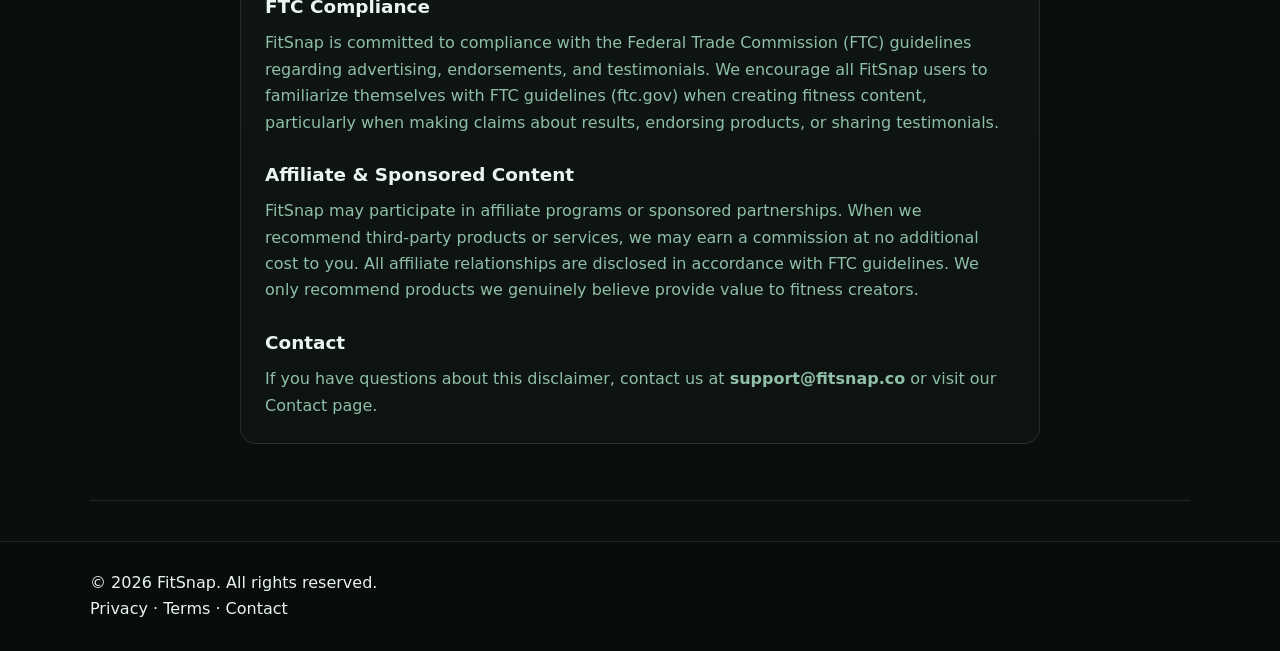
<file: ftc-disclaimer.html>
<!doctype html>
<html lang="en">
  <head>
    <meta charset="utf-8" />
    <meta name="viewport" content="width=device-width, initial-scale=1" />
    <title>FTC Fitness Claims Disclaimer — FitSnap</title>
    <meta name="description" content="FTC fitness claims disclaimer for FitSnap. Individual results vary. FitSnap provides educational fitness content templates and does not guarantee specific results." />
    <link rel="stylesheet" href="styles.css" />
  <!-- Google Analytics 4 -->
<script async src="https://www.googletagmanager.com/gtag/js?id=G-XXXXXXXXXX"></script>
<script>window.dataLayer=window.dataLayer||[];function gtag(){dataLayer.push(arguments);}gtag('js',new Date());gtag('config','G-XXXXXXXXXX');</script>
</head>
  <body>
    <header class="header">
      <div class="container header-inner">
        <a class="brand" href="index.html">FitSnap</a>
        <nav class="nav">
          <a href="index.html">Home</a>
          <a href="products.html">Products</a>
          <a href="pricing.html">Pricing</a>
          <a href="about.html">About</a>
          <a href="blog.html">Blog</a>
          <a href="contact.html">Contact</a>
        </nav>
      </div>
    </header>

    <main class="container">
      <section class="hero">
        <h1>FTC Fitness Claims <span>Disclaimer</span></h1>
        <p class="muted">JARVIS-LEGAL-02 · Last Updated: February 23, 2026</p>
      </section>

      <section class="section">
        <div class="card" style="max-width:800px;margin:0 auto;">
          <h3>Results Disclaimer</h3>
          <p>Results may vary. The fitness content, templates, and programs provided by FitSnap are for educational and informational purposes only. Individual results depend on many factors including but not limited to baseline fitness level, consistency, diet, and effort. FitSnap does not guarantee specific fitness results. Consult a qualified healthcare provider before starting any exercise program.</p>

          <h3 style="margin-top:24px;">No Medical Advice</h3>
          <p>FitSnap is not a licensed medical provider, personal trainer, registered dietitian, or healthcare professional. The content, templates, and materials available through fitsnap.co and our digital products do not constitute medical advice, fitness prescriptions, or nutritional guidance. All information is provided for general educational purposes only.</p>

          <h3 style="margin-top:24px;">Exercise Risks</h3>
          <p>Physical exercise carries inherent risks including but not limited to injury, muscle strain, cardiovascular events, and other health complications. You should consult with a qualified healthcare provider before beginning any exercise program, particularly if you have pre-existing medical conditions, are pregnant, or have been inactive for an extended period. By using FitSnap templates to create fitness content, you acknowledge these risks and accept full responsibility for your physical activities.</p>

          <h3 style="margin-top:24px;">Content Creator Responsibility</h3>
          <p>FitSnap provides templates and frameworks for creating fitness content. As a content creator using our products, you are solely responsible for the accuracy, safety, and legality of the fitness content you create and publish. You should: (a) ensure any exercises or routines you demonstrate are performed with proper form; (b) include appropriate safety disclaimers in your own content; (c) avoid making unsubstantiated health or fitness claims; (d) comply with FTC guidelines regarding endorsements and testimonials.</p>

          <h3 style="margin-top:24px;">Testimonials &amp; Examples</h3>
          <p>Any testimonials, case studies, examples, or results referenced on fitsnap.co or in our marketing materials represent individual experiences and are not guarantees of typical results. Factors such as individual effort, business experience, market conditions, niche selection, and content quality all influence outcomes. We do not claim that you will achieve the same or similar results.</p>

          <h3 style="margin-top:24px;">Earnings &amp; Business Results</h3>
          <p>FitSnap products include monetization strategies and business-building frameworks. Any income or revenue figures mentioned are for illustrative purposes only and should not be considered as guarantees of future earnings. Your results will depend on factors including your existing audience, niche, content quality, consistency, business acumen, and market conditions.</p>

          <h3 style="margin-top:24px;">FTC Compliance</h3>
          <p>FitSnap is committed to compliance with the Federal Trade Commission (FTC) guidelines regarding advertising, endorsements, and testimonials. We encourage all FitSnap users to familiarize themselves with FTC guidelines (ftc.gov) when creating fitness content, particularly when making claims about results, endorsing products, or sharing testimonials.</p>

          <h3 style="margin-top:24px;">Affiliate &amp; Sponsored Content</h3>
          <p>FitSnap may participate in affiliate programs or sponsored partnerships. When we recommend third-party products or services, we may earn a commission at no additional cost to you. All affiliate relationships are disclosed in accordance with FTC guidelines. We only recommend products we genuinely believe provide value to fitness creators.</p>

          <h3 style="margin-top:24px;">Contact</h3>
          <p>If you have questions about this disclaimer, contact us at <strong>support@fitsnap.co</strong> or visit our <a href="contact.html">Contact</a> page.</p>
        </div>
      </section>
    </main>

    <footer class="footer">
      <div class="container">
        <p>&copy; 2026 FitSnap. All rights reserved.</p>
        <p><a href="privacy.html">Privacy</a> · <a href="terms.html">Terms</a> · <a href="contact.html">Contact</a></p>
      </div>
    </footer>
    <script src="cookie-consent.js"></script>
  </body>
</html>
</file>
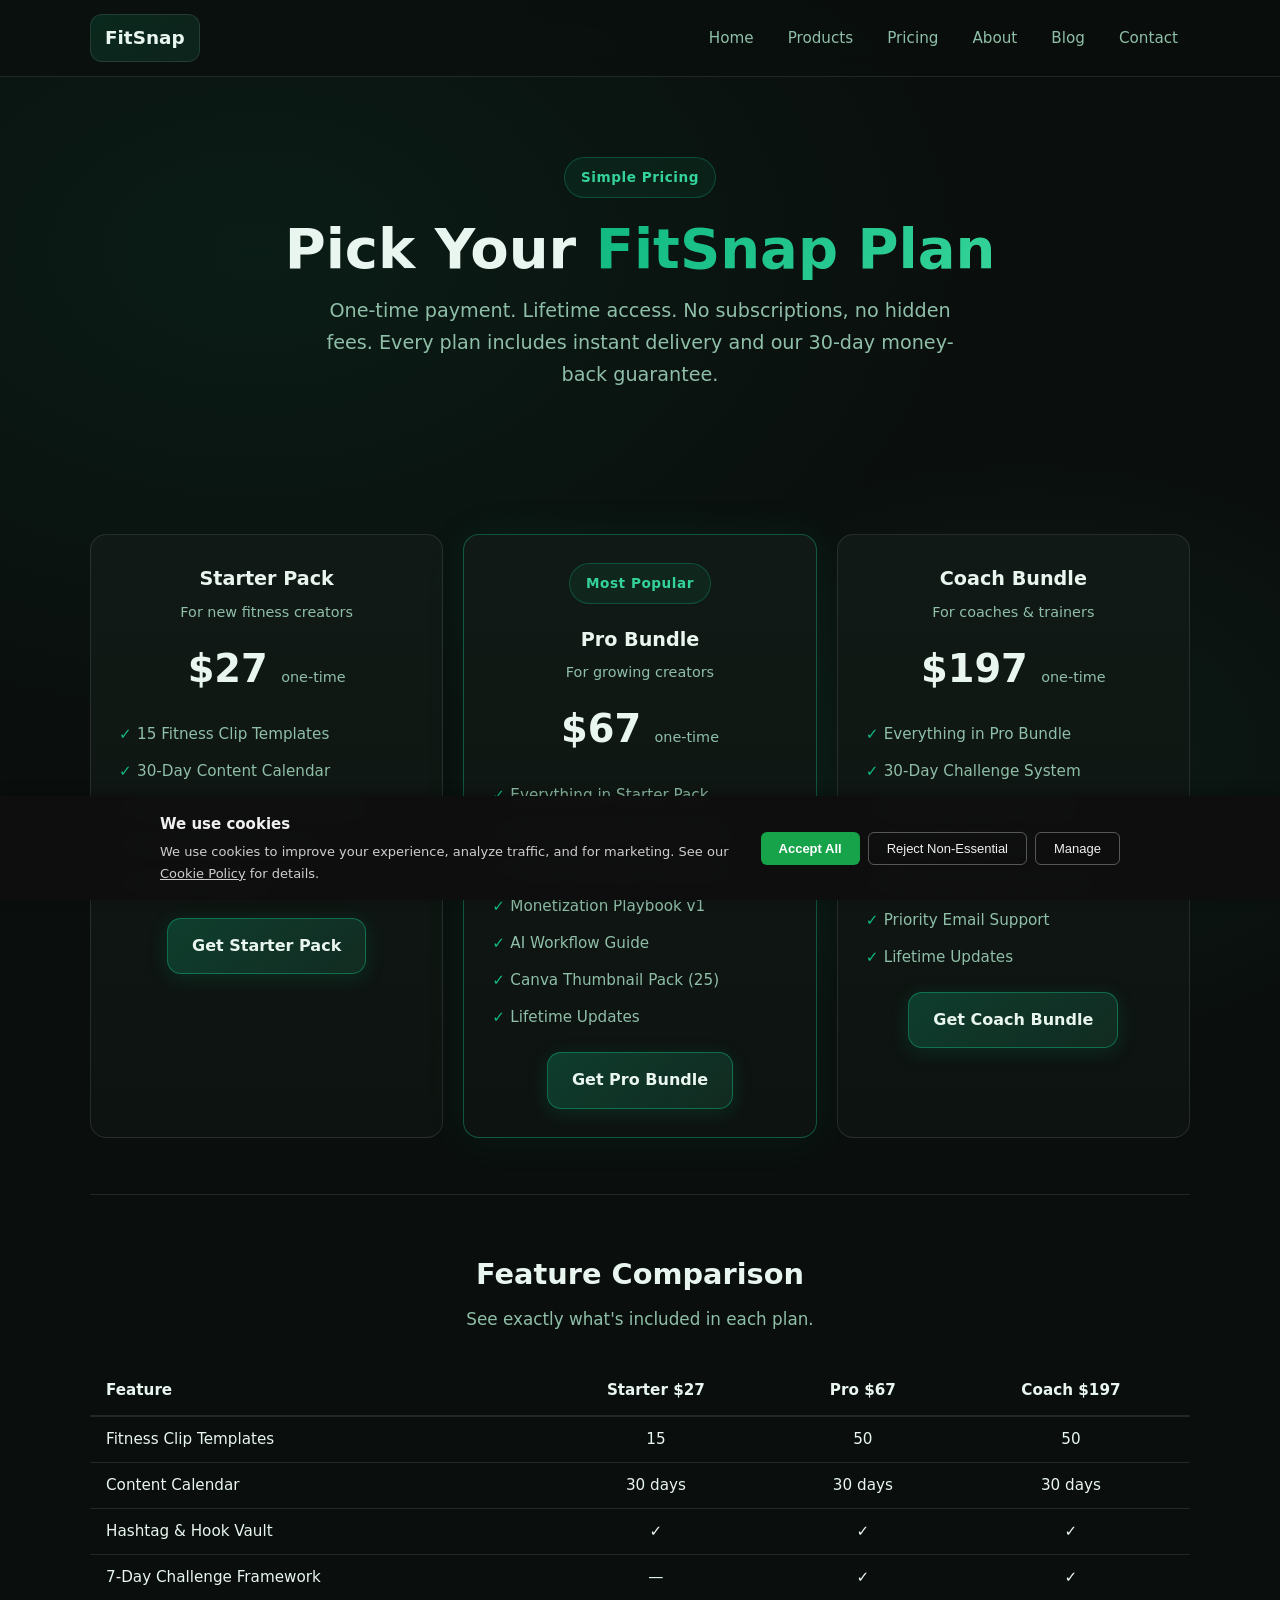
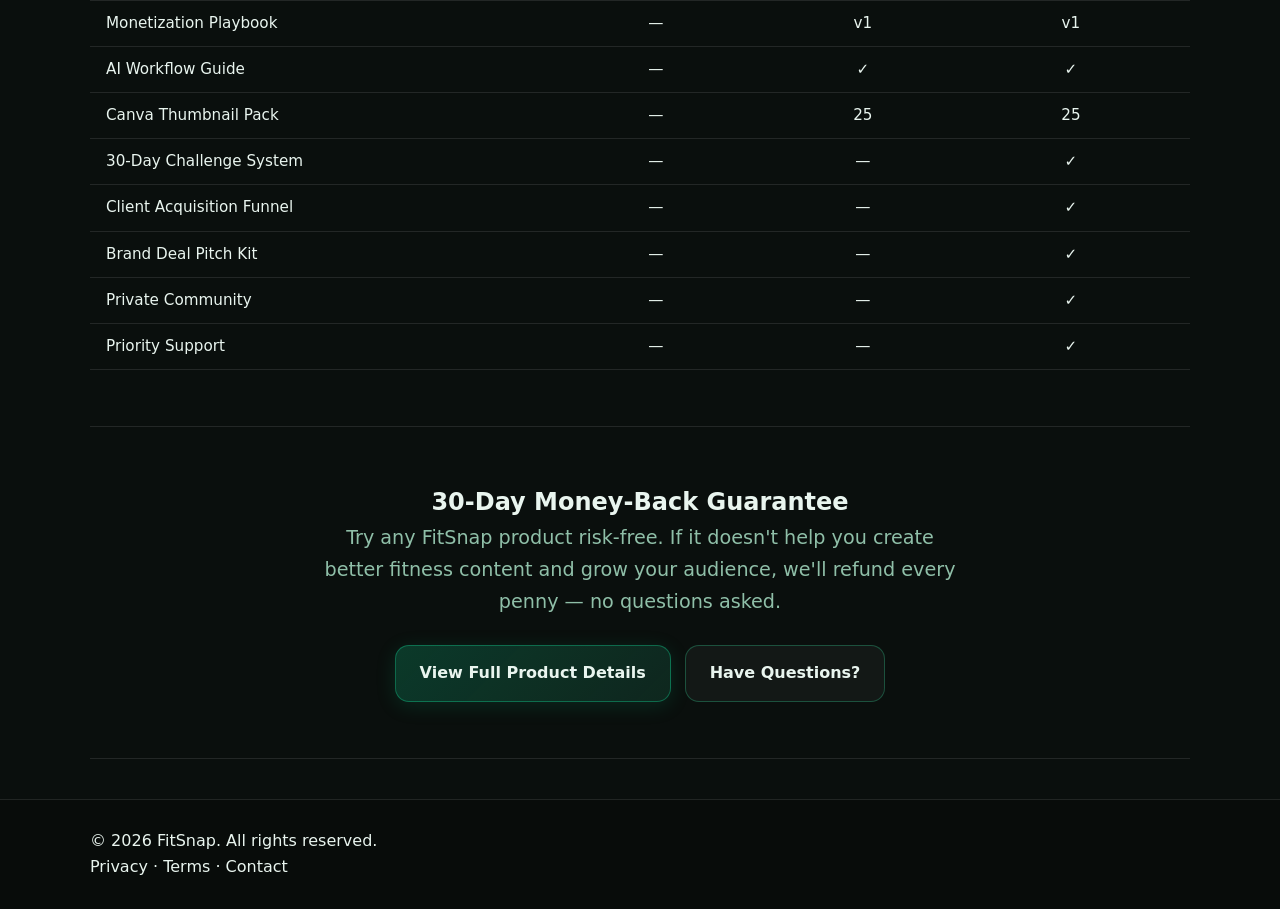
<file: pricing.html>
<!doctype html>
<html lang="en">
  <head>
    <meta charset="utf-8" />
    <meta name="viewport" content="width=device-width, initial-scale=1" />
    <title>Pricing — FitSnap</title>
    <meta name="description" content="Compare FitSnap plans: Starter Pack ($27), Pro Bundle ($67), and Coach Bundle ($197). Find the right fitness content system for your goals." />
    <link rel="stylesheet" href="styles.css" />
  <!-- Google Analytics 4 -->
<script async src="https://www.googletagmanager.com/gtag/js?id=G-XXXXXXXXXX"></script>
<script>window.dataLayer=window.dataLayer||[];function gtag(){dataLayer.push(arguments);}gtag('js',new Date());gtag('config','G-XXXXXXXXXX');</script>
</head>
  <body>
    <header class="header">
      <div class="container header-inner">
        <a class="brand" href="index.html">FitSnap</a>
        <nav class="nav">
          <a href="index.html">Home</a>
          <a href="products.html">Products</a>
          <a href="pricing.html">Pricing</a>
          <a href="about.html">About</a>
          <a href="blog.html">Blog</a>
          <a href="contact.html">Contact</a>
        </nav>
      </div>
    </header>

    <main class="container">
      <section class="hero">
        <div class="badge">Simple Pricing</div>
        <h1>Pick Your <span>FitSnap Plan</span></h1>
        <p class="lead">One-time payment. Lifetime access. No subscriptions, no hidden fees. Every plan includes instant delivery and our 30-day money-back guarantee.</p>
      </section>

      <section class="section">
        <div class="pricing-grid">
          <!-- Starter -->
          <div class="price-card">
            <h3>Starter Pack</h3>
            <p class="muted">For new fitness creators</p>
            <div class="price-amount">$27 <span>one-time</span></div>
            <ul>
              <li>15 Fitness Clip Templates</li>
              <li>30-Day Content Calendar</li>
              <li>Hashtag &amp; Hook Vault (200+)</li>
              <li>Instant Digital Delivery</li>
              <li>Lifetime Updates</li>
            </ul>
            <a class="button primary" href="#">Get Starter Pack</a>
          </div>

          <!-- Pro -->
          <div class="price-card featured">
            <div class="badge">Most Popular</div>
            <h3>Pro Bundle</h3>
            <p class="muted">For growing creators</p>
            <div class="price-amount">$67 <span>one-time</span></div>
            <ul>
              <li>Everything in Starter Pack</li>
              <li>35 Advanced Clip Templates</li>
              <li>7-Day Challenge Framework</li>
              <li>Monetization Playbook v1</li>
              <li>AI Workflow Guide</li>
              <li>Canva Thumbnail Pack (25)</li>
              <li>Lifetime Updates</li>
            </ul>
            <a class="button primary" href="#">Get Pro Bundle</a>
          </div>

          <!-- Coach -->
          <div class="price-card">
            <h3>Coach Bundle</h3>
            <p class="muted">For coaches &amp; trainers</p>
            <div class="price-amount">$197 <span>one-time</span></div>
            <ul>
              <li>Everything in Pro Bundle</li>
              <li>30-Day Challenge System</li>
              <li>Client Acquisition Funnel</li>
              <li>Brand Deal Pitch Kit</li>
              <li>Private Community Access</li>
              <li>Priority Email Support</li>
              <li>Lifetime Updates</li>
            </ul>
            <a class="button primary" href="#">Get Coach Bundle</a>
          </div>
        </div>
      </section>

      <!-- Feature Comparison -->
      <section class="section">
        <div class="section-header">
          <h2>Feature Comparison</h2>
          <p>See exactly what's included in each plan.</p>
        </div>
        <div style="overflow-x:auto;">
          <table style="width:100%;border-collapse:collapse;text-align:left;color:var(--text);font-size:0.95rem;">
            <thead>
              <tr style="border-bottom:2px solid var(--line);">
                <th style="padding:12px 16px;">Feature</th>
                <th style="padding:12px 16px;text-align:center;">Starter $27</th>
                <th style="padding:12px 16px;text-align:center;">Pro $67</th>
                <th style="padding:12px 16px;text-align:center;">Coach $197</th>
              </tr>
            </thead>
            <tbody>
              <tr style="border-bottom:1px solid var(--line);"><td style="padding:10px 16px;">Fitness Clip Templates</td><td style="text-align:center;">15</td><td style="text-align:center;">50</td><td style="text-align:center;">50</td></tr>
              <tr style="border-bottom:1px solid var(--line);"><td style="padding:10px 16px;">Content Calendar</td><td style="text-align:center;">30 days</td><td style="text-align:center;">30 days</td><td style="text-align:center;">30 days</td></tr>
              <tr style="border-bottom:1px solid var(--line);"><td style="padding:10px 16px;">Hashtag &amp; Hook Vault</td><td style="text-align:center;">✓</td><td style="text-align:center;">✓</td><td style="text-align:center;">✓</td></tr>
              <tr style="border-bottom:1px solid var(--line);"><td style="padding:10px 16px;">7-Day Challenge Framework</td><td style="text-align:center;">—</td><td style="text-align:center;">✓</td><td style="text-align:center;">✓</td></tr>
              <tr style="border-bottom:1px solid var(--line);"><td style="padding:10px 16px;">Monetization Playbook</td><td style="text-align:center;">—</td><td style="text-align:center;">v1</td><td style="text-align:center;">v1</td></tr>
              <tr style="border-bottom:1px solid var(--line);"><td style="padding:10px 16px;">AI Workflow Guide</td><td style="text-align:center;">—</td><td style="text-align:center;">✓</td><td style="text-align:center;">✓</td></tr>
              <tr style="border-bottom:1px solid var(--line);"><td style="padding:10px 16px;">Canva Thumbnail Pack</td><td style="text-align:center;">—</td><td style="text-align:center;">25</td><td style="text-align:center;">25</td></tr>
              <tr style="border-bottom:1px solid var(--line);"><td style="padding:10px 16px;">30-Day Challenge System</td><td style="text-align:center;">—</td><td style="text-align:center;">—</td><td style="text-align:center;">✓</td></tr>
              <tr style="border-bottom:1px solid var(--line);"><td style="padding:10px 16px;">Client Acquisition Funnel</td><td style="text-align:center;">—</td><td style="text-align:center;">—</td><td style="text-align:center;">✓</td></tr>
              <tr style="border-bottom:1px solid var(--line);"><td style="padding:10px 16px;">Brand Deal Pitch Kit</td><td style="text-align:center;">—</td><td style="text-align:center;">—</td><td style="text-align:center;">✓</td></tr>
              <tr style="border-bottom:1px solid var(--line);"><td style="padding:10px 16px;">Private Community</td><td style="text-align:center;">—</td><td style="text-align:center;">—</td><td style="text-align:center;">✓</td></tr>
              <tr style="border-bottom:1px solid var(--line);"><td style="padding:10px 16px;">Priority Support</td><td style="text-align:center;">—</td><td style="text-align:center;">—</td><td style="text-align:center;">✓</td></tr>
            </tbody>
          </table>
        </div>
      </section>

      <section class="section" style="text-align:center;">
        <h2>30-Day Money-Back Guarantee</h2>
        <p class="lead">Try any FitSnap product risk-free. If it doesn't help you create better fitness content and grow your audience, we'll refund every penny — no questions asked.</p>
        <div class="cta-row">
          <a class="button primary" href="products.html">View Full Product Details</a>
          <a class="button secondary" href="contact.html">Have Questions?</a>
        </div>
      </section>
    </main>

    <footer class="footer">
      <div class="container">
        <p>&copy; 2026 FitSnap. All rights reserved.</p>
        <p><a href="privacy.html">Privacy</a> · <a href="terms.html">Terms</a> · <a href="contact.html">Contact</a></p>
      </div>
    </footer>
    <script src="cookie-consent.js"></script>
  </body>
</html>
</file>
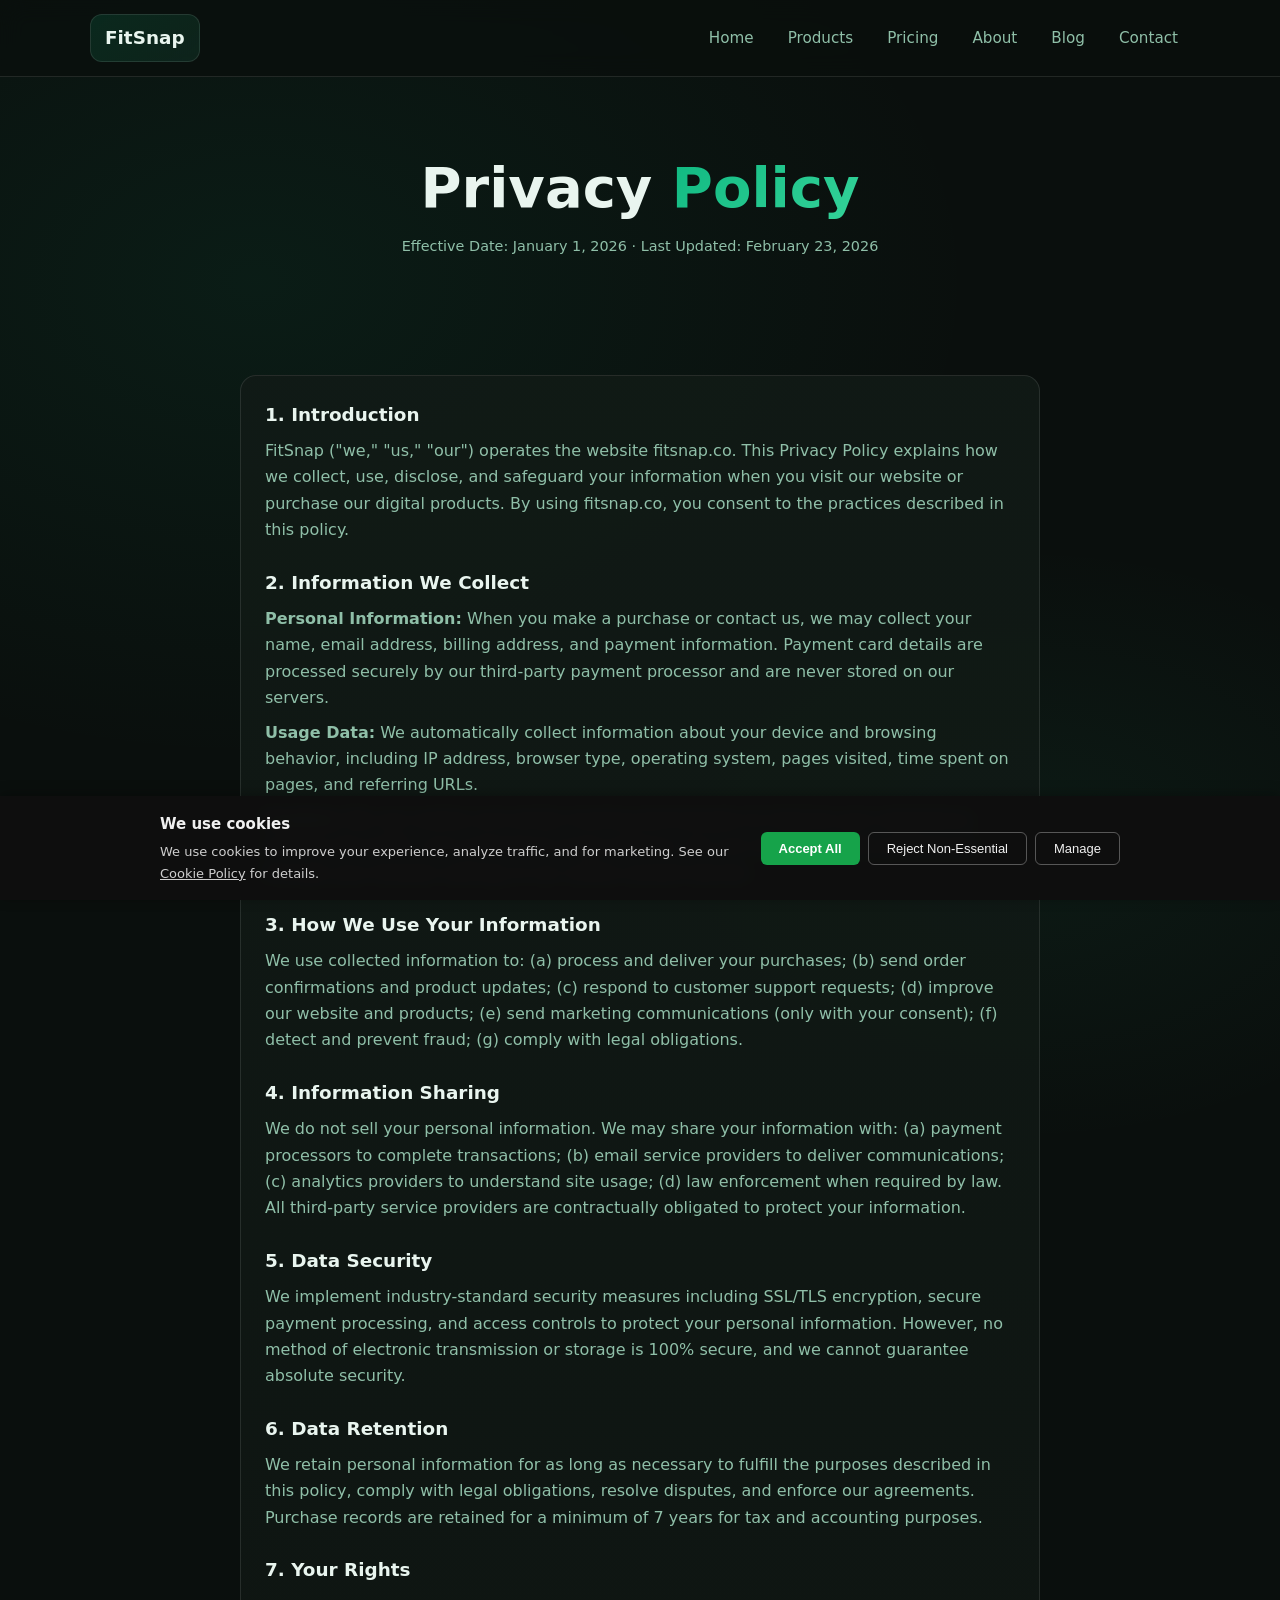
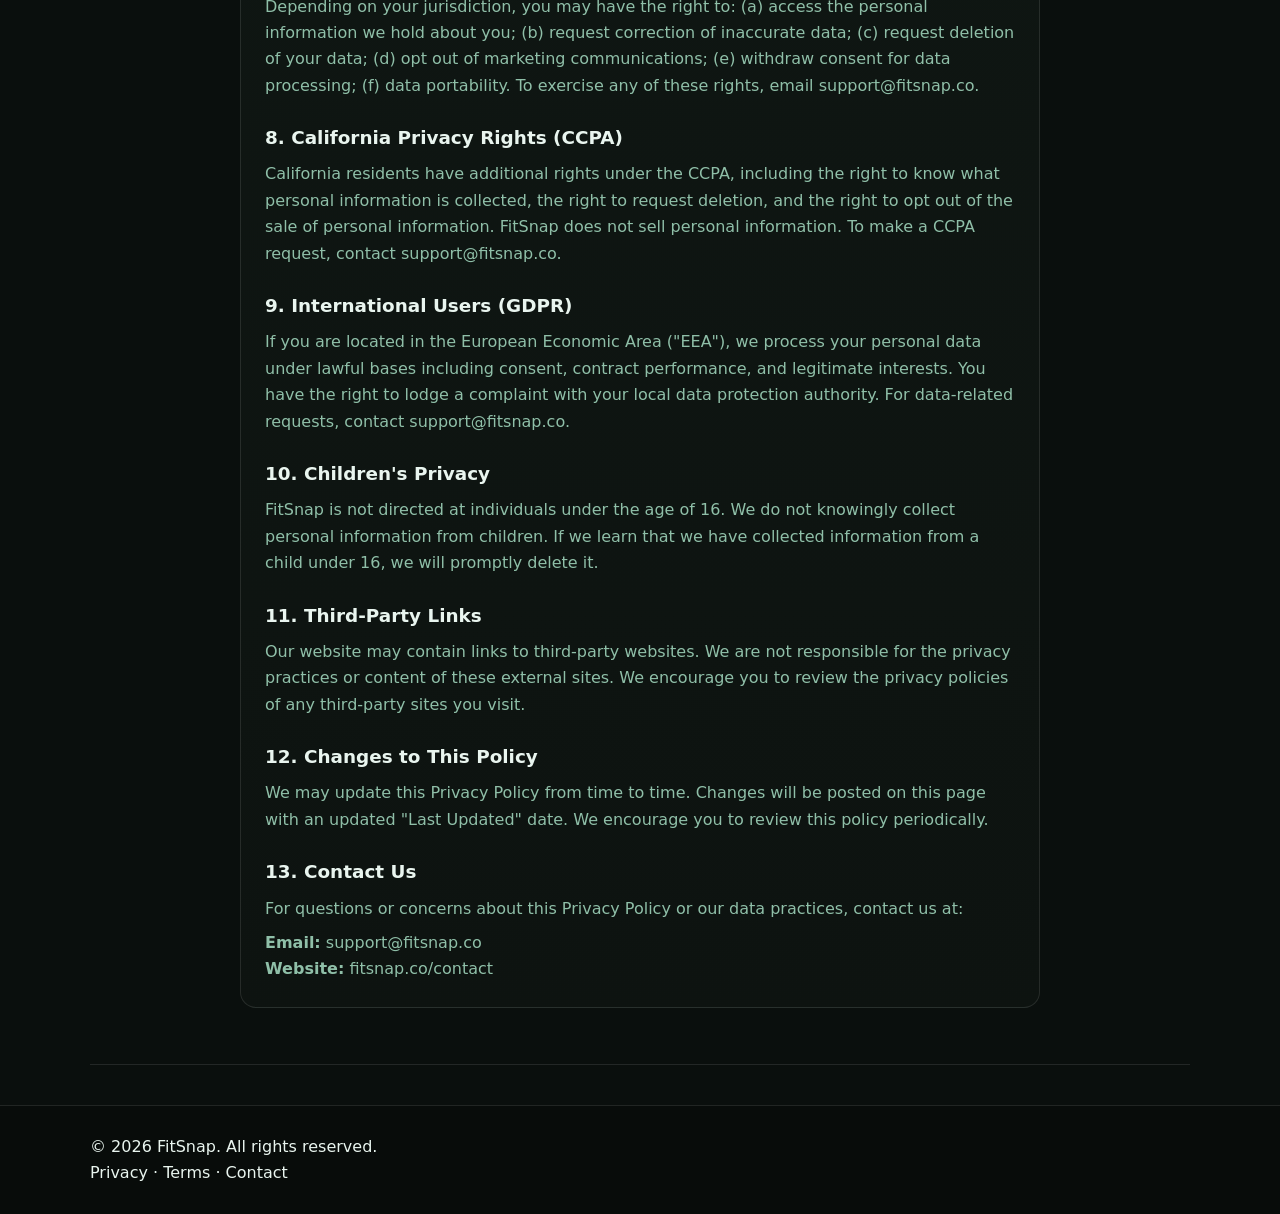
<file: privacy.html>
<!doctype html>
<html lang="en">
  <head>
    <meta charset="utf-8" />
    <meta name="viewport" content="width=device-width, initial-scale=1" />
    <title>Privacy Policy — FitSnap</title>
    <meta name="description" content="Privacy Policy for FitSnap. Learn how we collect, use, and protect your personal information at fitsnap.co." />
    <link rel="stylesheet" href="styles.css" />
  <!-- Google Analytics 4 -->
<script async src="https://www.googletagmanager.com/gtag/js?id=G-XXXXXXXXXX"></script>
<script>window.dataLayer=window.dataLayer||[];function gtag(){dataLayer.push(arguments);}gtag('js',new Date());gtag('config','G-XXXXXXXXXX');</script>
</head>
  <body>
    <header class="header">
      <div class="container header-inner">
        <a class="brand" href="index.html">FitSnap</a>
        <nav class="nav">
          <a href="index.html">Home</a>
          <a href="products.html">Products</a>
          <a href="pricing.html">Pricing</a>
          <a href="about.html">About</a>
          <a href="blog.html">Blog</a>
          <a href="contact.html">Contact</a>
        </nav>
      </div>
    </header>

    <main class="container">
      <section class="hero">
        <h1>Privacy <span>Policy</span></h1>
        <p class="muted">Effective Date: January 1, 2026 · Last Updated: February 23, 2026</p>
      </section>

      <section class="section">
        <div class="card" style="max-width:800px;margin:0 auto;">
          <h3>1. Introduction</h3>
          <p>FitSnap ("we," "us," "our") operates the website fitsnap.co. This Privacy Policy explains how we collect, use, disclose, and safeguard your information when you visit our website or purchase our digital products. By using fitsnap.co, you consent to the practices described in this policy.</p>

          <h3 style="margin-top:24px;">2. Information We Collect</h3>
          <p><strong>Personal Information:</strong> When you make a purchase or contact us, we may collect your name, email address, billing address, and payment information. Payment card details are processed securely by our third-party payment processor and are never stored on our servers.</p>
          <p style="margin-top:8px;"><strong>Usage Data:</strong> We automatically collect information about your device and browsing behavior, including IP address, browser type, operating system, pages visited, time spent on pages, and referring URLs.</p>
          <p style="margin-top:8px;"><strong>Cookies:</strong> We use cookies and similar tracking technologies to improve your experience, analyze site traffic, and understand usage patterns. You can manage cookie preferences through your browser settings or our cookie consent banner.</p>

          <h3 style="margin-top:24px;">3. How We Use Your Information</h3>
          <p>We use collected information to: (a) process and deliver your purchases; (b) send order confirmations and product updates; (c) respond to customer support requests; (d) improve our website and products; (e) send marketing communications (only with your consent); (f) detect and prevent fraud; (g) comply with legal obligations.</p>

          <h3 style="margin-top:24px;">4. Information Sharing</h3>
          <p>We do not sell your personal information. We may share your information with: (a) payment processors to complete transactions; (b) email service providers to deliver communications; (c) analytics providers to understand site usage; (d) law enforcement when required by law. All third-party service providers are contractually obligated to protect your information.</p>

          <h3 style="margin-top:24px;">5. Data Security</h3>
          <p>We implement industry-standard security measures including SSL/TLS encryption, secure payment processing, and access controls to protect your personal information. However, no method of electronic transmission or storage is 100% secure, and we cannot guarantee absolute security.</p>

          <h3 style="margin-top:24px;">6. Data Retention</h3>
          <p>We retain personal information for as long as necessary to fulfill the purposes described in this policy, comply with legal obligations, resolve disputes, and enforce our agreements. Purchase records are retained for a minimum of 7 years for tax and accounting purposes.</p>

          <h3 style="margin-top:24px;">7. Your Rights</h3>
          <p>Depending on your jurisdiction, you may have the right to: (a) access the personal information we hold about you; (b) request correction of inaccurate data; (c) request deletion of your data; (d) opt out of marketing communications; (e) withdraw consent for data processing; (f) data portability. To exercise any of these rights, email support@fitsnap.co.</p>

          <h3 style="margin-top:24px;">8. California Privacy Rights (CCPA)</h3>
          <p>California residents have additional rights under the CCPA, including the right to know what personal information is collected, the right to request deletion, and the right to opt out of the sale of personal information. FitSnap does not sell personal information. To make a CCPA request, contact support@fitsnap.co.</p>

          <h3 style="margin-top:24px;">9. International Users (GDPR)</h3>
          <p>If you are located in the European Economic Area ("EEA"), we process your personal data under lawful bases including consent, contract performance, and legitimate interests. You have the right to lodge a complaint with your local data protection authority. For data-related requests, contact support@fitsnap.co.</p>

          <h3 style="margin-top:24px;">10. Children's Privacy</h3>
          <p>FitSnap is not directed at individuals under the age of 16. We do not knowingly collect personal information from children. If we learn that we have collected information from a child under 16, we will promptly delete it.</p>

          <h3 style="margin-top:24px;">11. Third-Party Links</h3>
          <p>Our website may contain links to third-party websites. We are not responsible for the privacy practices or content of these external sites. We encourage you to review the privacy policies of any third-party sites you visit.</p>

          <h3 style="margin-top:24px;">12. Changes to This Policy</h3>
          <p>We may update this Privacy Policy from time to time. Changes will be posted on this page with an updated "Last Updated" date. We encourage you to review this policy periodically.</p>

          <h3 style="margin-top:24px;">13. Contact Us</h3>
          <p>For questions or concerns about this Privacy Policy or our data practices, contact us at:</p>
          <p style="margin-top:8px;"><strong>Email:</strong> support@fitsnap.co</p>
          <p><strong>Website:</strong> <a href="contact.html">fitsnap.co/contact</a></p>
        </div>
      </section>
    </main>

    <footer class="footer">
      <div class="container">
        <p>&copy; 2026 FitSnap. All rights reserved.</p>
        <p><a href="privacy.html">Privacy</a> · <a href="terms.html">Terms</a> · <a href="contact.html">Contact</a></p>
      </div>
    </footer>
    <script src="cookie-consent.js"></script>
  </body>
</html>
</file>
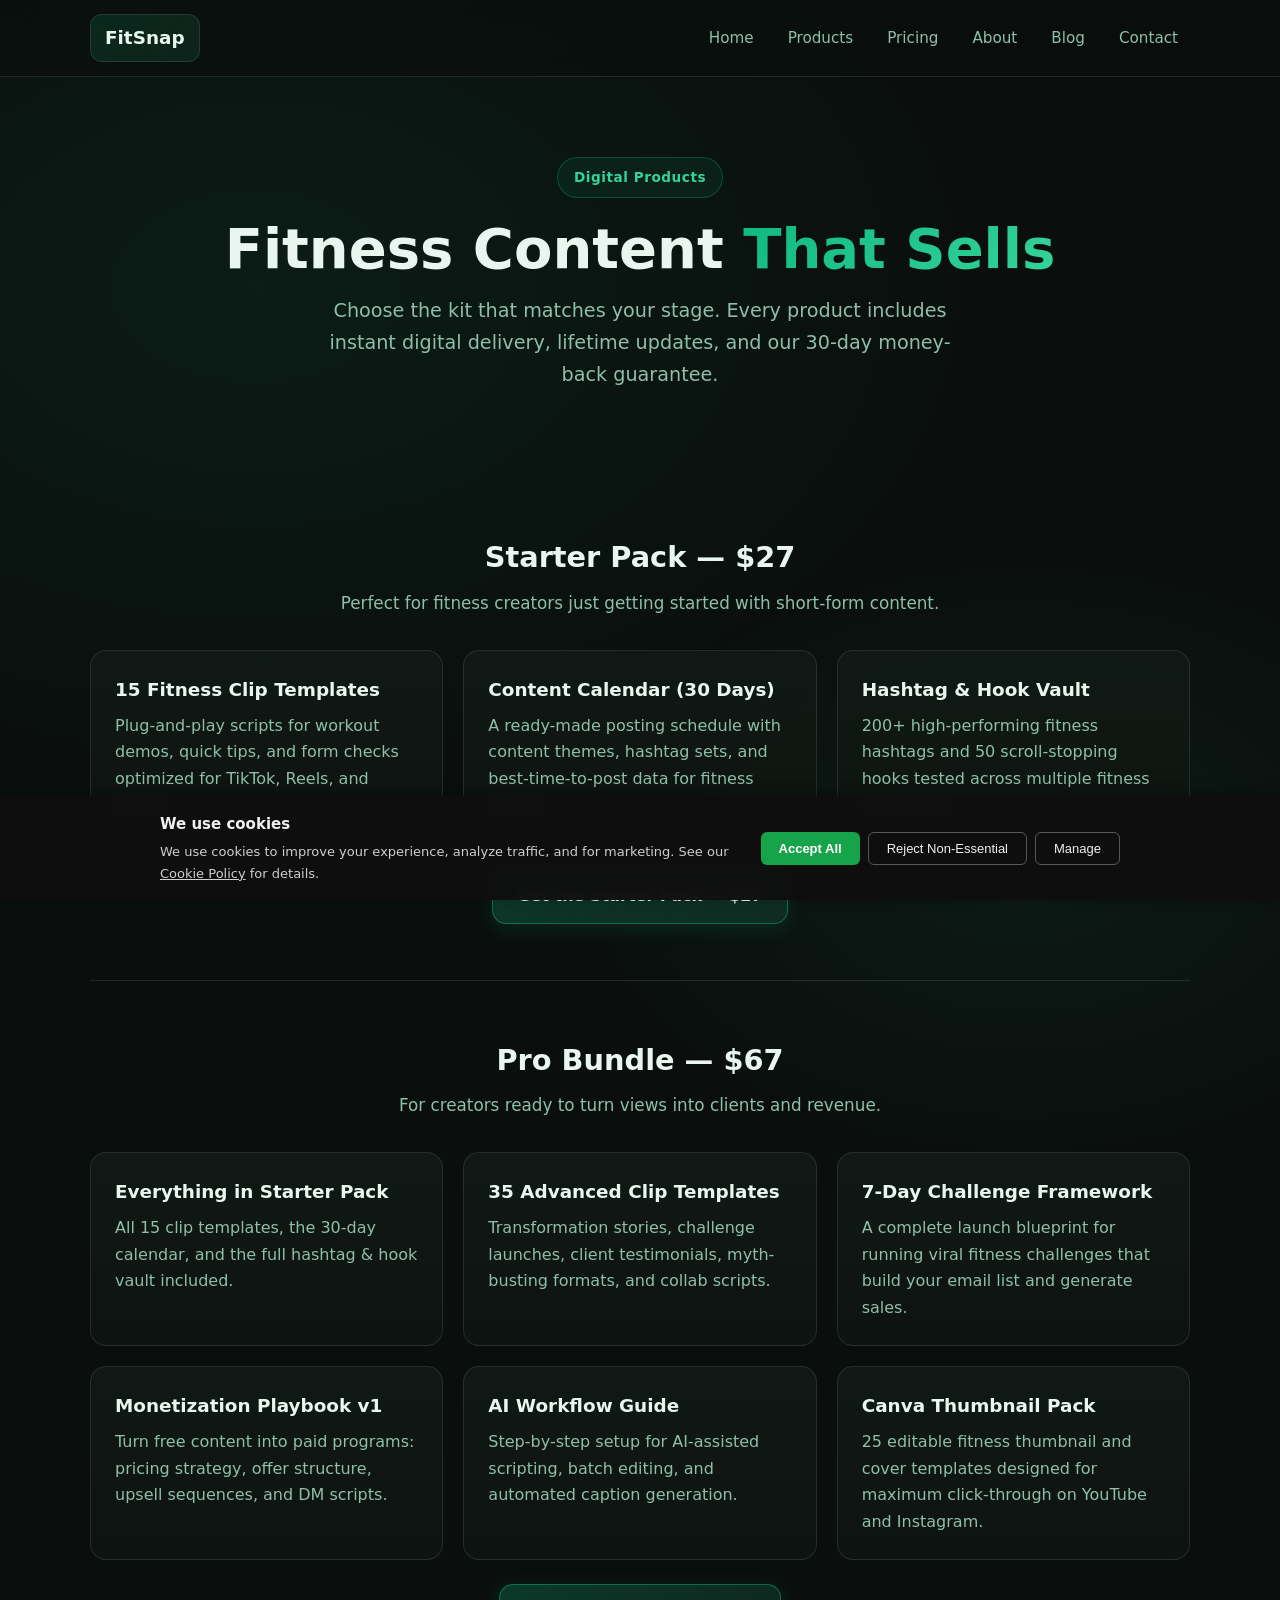
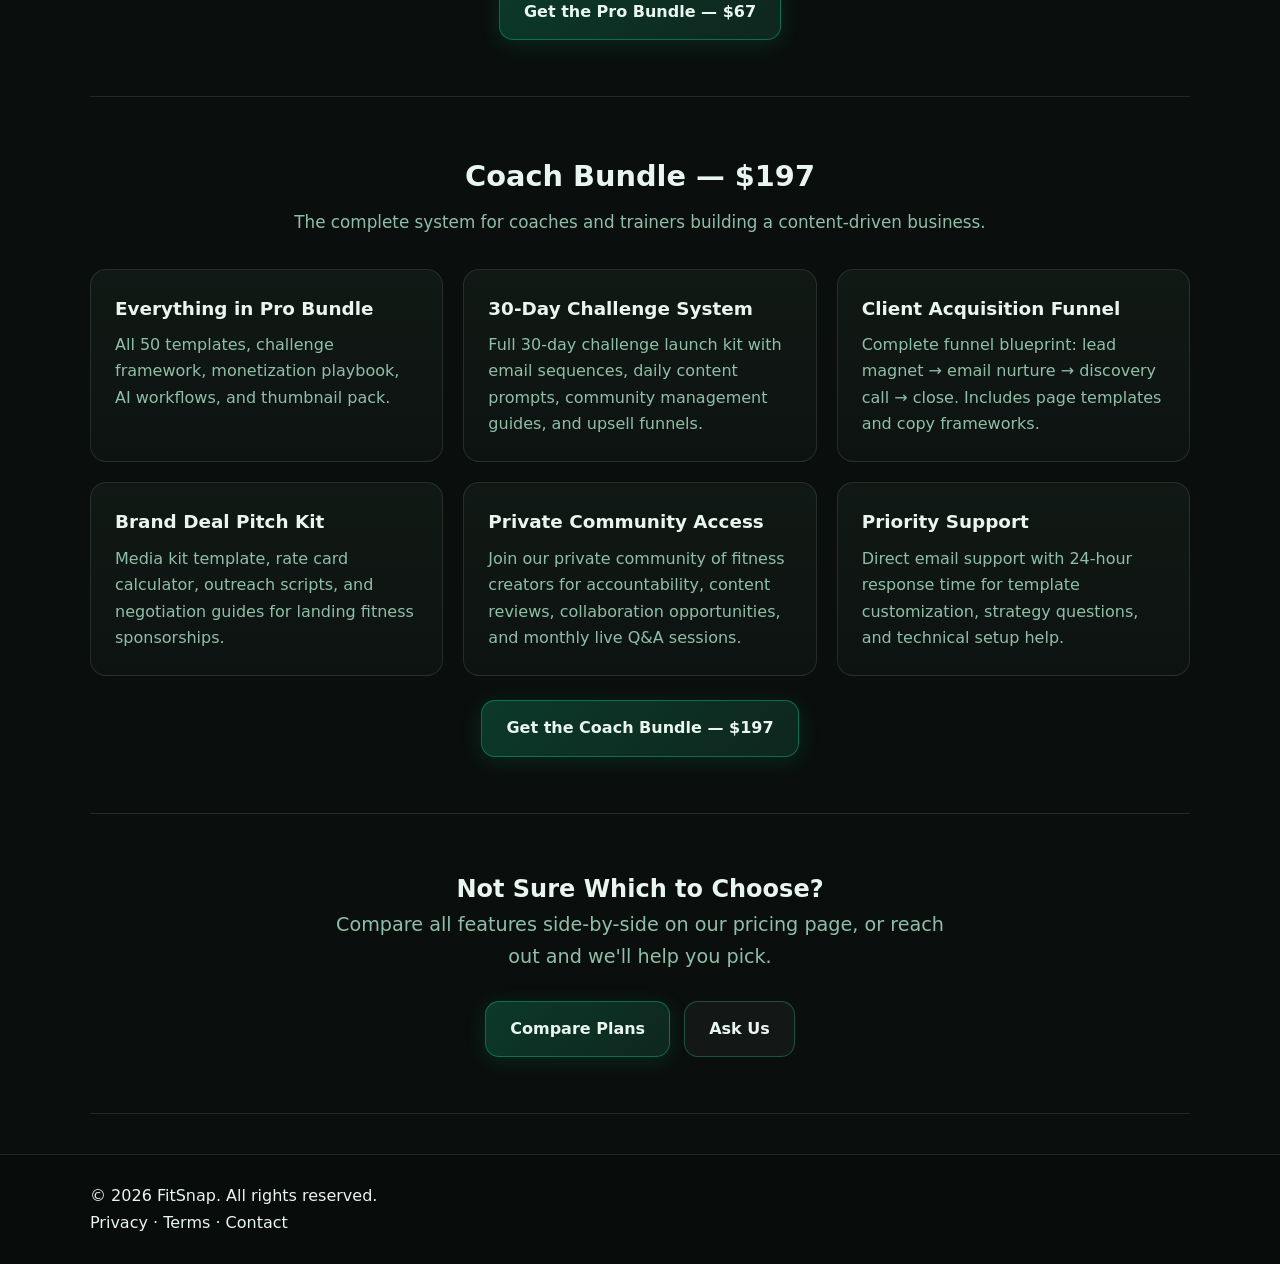
<file: products.html>
<!doctype html>
<html lang="en">
  <head>
    <meta charset="utf-8" />
    <meta name="viewport" content="width=device-width, initial-scale=1" />
    <title>Products — FitSnap</title>
    <meta name="description" content="Browse FitSnap products: Starter Pack ($27), Pro Bundle ($67), and Coach Bundle ($197). AI-powered fitness content templates and monetization systems." />
    <link rel="stylesheet" href="styles.css" />
  <!-- Google Analytics 4 -->
<script async src="https://www.googletagmanager.com/gtag/js?id=G-XXXXXXXXXX"></script>
<script>window.dataLayer=window.dataLayer||[];function gtag(){dataLayer.push(arguments);}gtag('js',new Date());gtag('config','G-XXXXXXXXXX');</script>
</head>
  <body>
    <header class="header">
      <div class="container header-inner">
        <a class="brand" href="index.html">FitSnap</a>
        <nav class="nav">
          <a href="index.html">Home</a>
          <a href="products.html">Products</a>
          <a href="pricing.html">Pricing</a>
          <a href="about.html">About</a>
          <a href="blog.html">Blog</a>
          <a href="contact.html">Contact</a>
        </nav>
      </div>
    </header>

    <main class="container">
      <section class="hero">
        <div class="badge">Digital Products</div>
        <h1>Fitness Content <span>That Sells</span></h1>
        <p class="lead">Choose the kit that matches your stage. Every product includes instant digital delivery, lifetime updates, and our 30-day money-back guarantee.</p>
      </section>

      <!-- Starter Pack -->
      <section class="section">
        <div class="section-header">
          <h2>Starter Pack — $27</h2>
          <p>Perfect for fitness creators just getting started with short-form content.</p>
        </div>
        <div class="grid">
          <div class="card">
            <h3>15 Fitness Clip Templates</h3>
            <p>Plug-and-play scripts for workout demos, quick tips, and form checks optimized for TikTok, Reels, and Shorts.</p>
          </div>
          <div class="card">
            <h3>Content Calendar (30 Days)</h3>
            <p>A ready-made posting schedule with content themes, hashtag sets, and best-time-to-post data for fitness niches.</p>
          </div>
          <div class="card">
            <h3>Hashtag & Hook Vault</h3>
            <p>200+ high-performing fitness hashtags and 50 scroll-stopping hooks tested across multiple fitness sub-niches.</p>
          </div>
        </div>
        <div class="cta-row" style="margin-top:24px;">
          <a class="button primary" href="#">Get the Starter Pack — $27</a>
        </div>
      </section>

      <!-- Pro Bundle -->
      <section class="section">
        <div class="section-header">
          <h2>Pro Bundle — $67</h2>
          <p>For creators ready to turn views into clients and revenue.</p>
        </div>
        <div class="grid">
          <div class="card">
            <h3>Everything in Starter Pack</h3>
            <p>All 15 clip templates, the 30-day calendar, and the full hashtag & hook vault included.</p>
          </div>
          <div class="card">
            <h3>35 Advanced Clip Templates</h3>
            <p>Transformation stories, challenge launches, client testimonials, myth-busting formats, and collab scripts.</p>
          </div>
          <div class="card">
            <h3>7-Day Challenge Framework</h3>
            <p>A complete launch blueprint for running viral fitness challenges that build your email list and generate sales.</p>
          </div>
          <div class="card">
            <h3>Monetization Playbook v1</h3>
            <p>Turn free content into paid programs: pricing strategy, offer structure, upsell sequences, and DM scripts.</p>
          </div>
          <div class="card">
            <h3>AI Workflow Guide</h3>
            <p>Step-by-step setup for AI-assisted scripting, batch editing, and automated caption generation.</p>
          </div>
          <div class="card">
            <h3>Canva Thumbnail Pack</h3>
            <p>25 editable fitness thumbnail and cover templates designed for maximum click-through on YouTube and Instagram.</p>
          </div>
        </div>
        <div class="cta-row" style="margin-top:24px;">
          <a class="button primary" href="#">Get the Pro Bundle — $67</a>
        </div>
      </section>

      <!-- Coach Bundle -->
      <section class="section">
        <div class="section-header">
          <h2>Coach Bundle — $197</h2>
          <p>The complete system for coaches and trainers building a content-driven business.</p>
        </div>
        <div class="grid">
          <div class="card">
            <h3>Everything in Pro Bundle</h3>
            <p>All 50 templates, challenge framework, monetization playbook, AI workflows, and thumbnail pack.</p>
          </div>
          <div class="card">
            <h3>30-Day Challenge System</h3>
            <p>Full 30-day challenge launch kit with email sequences, daily content prompts, community management guides, and upsell funnels.</p>
          </div>
          <div class="card">
            <h3>Client Acquisition Funnel</h3>
            <p>Complete funnel blueprint: lead magnet → email nurture → discovery call → close. Includes page templates and copy frameworks.</p>
          </div>
          <div class="card">
            <h3>Brand Deal Pitch Kit</h3>
            <p>Media kit template, rate card calculator, outreach scripts, and negotiation guides for landing fitness sponsorships.</p>
          </div>
          <div class="card">
            <h3>Private Community Access</h3>
            <p>Join our private community of fitness creators for accountability, content reviews, collaboration opportunities, and monthly live Q&A sessions.</p>
          </div>
          <div class="card">
            <h3>Priority Support</h3>
            <p>Direct email support with 24-hour response time for template customization, strategy questions, and technical setup help.</p>
          </div>
        </div>
        <div class="cta-row" style="margin-top:24px;">
          <a class="button primary" href="#">Get the Coach Bundle — $197</a>
        </div>
      </section>

      <section class="section" style="text-align:center;">
        <h2>Not Sure Which to Choose?</h2>
        <p class="lead">Compare all features side-by-side on our pricing page, or reach out and we'll help you pick.</p>
        <div class="cta-row">
          <a class="button primary" href="pricing.html">Compare Plans</a>
          <a class="button secondary" href="contact.html">Ask Us</a>
        </div>
      </section>
    </main>

    <footer class="footer">
      <div class="container">
        <p>&copy; 2026 FitSnap. All rights reserved.</p>
        <p><a href="privacy.html">Privacy</a> · <a href="terms.html">Terms</a> · <a href="contact.html">Contact</a></p>
      </div>
    </footer>
    <script src="cookie-consent.js"></script>
  </body>
</html>
</file>
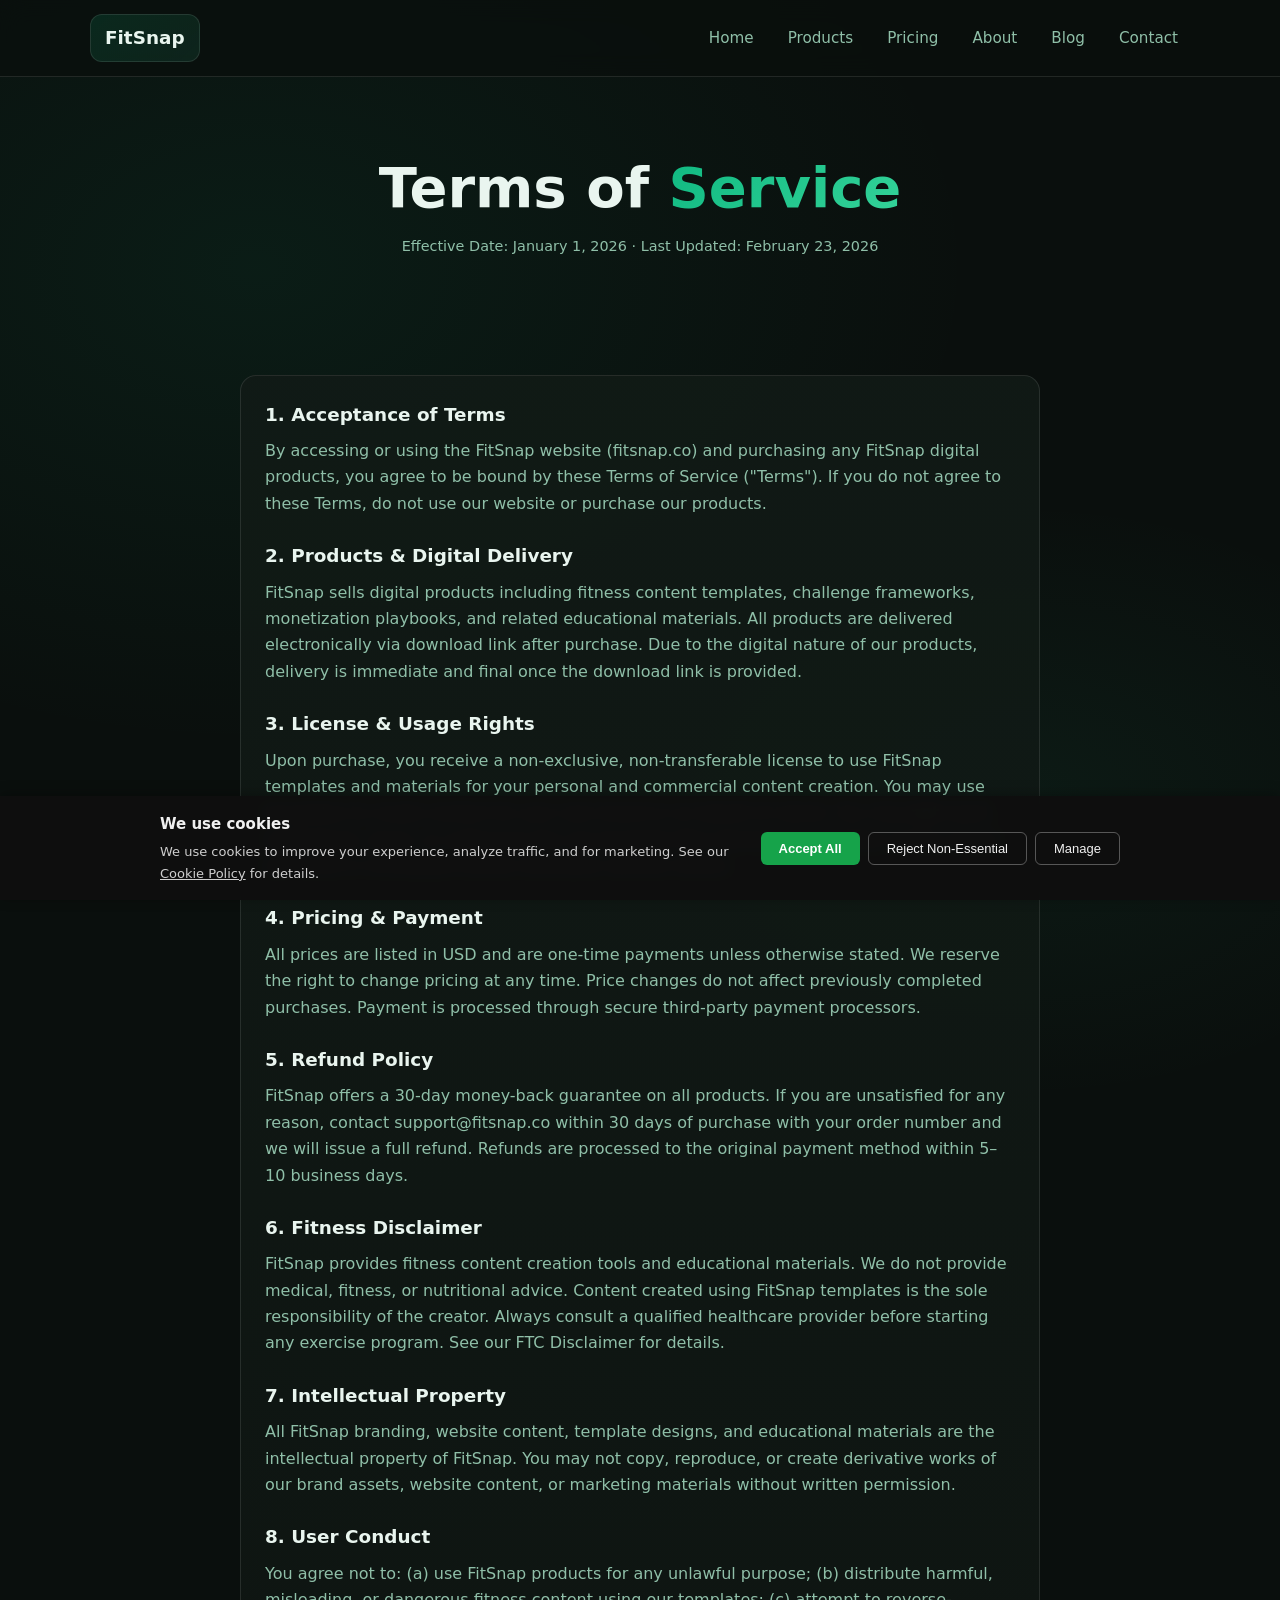
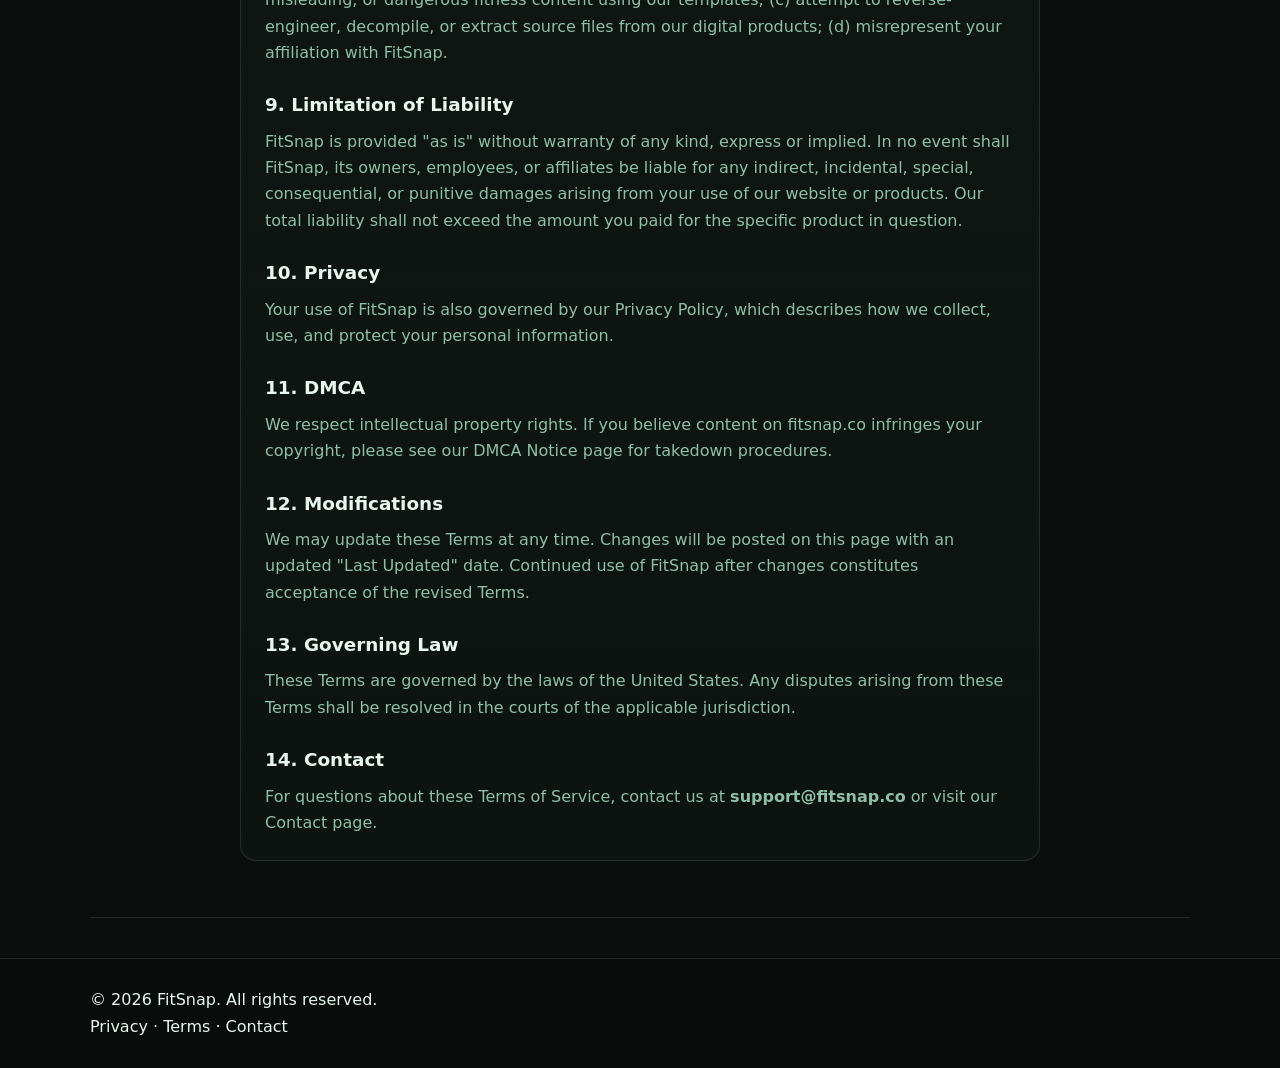
<file: terms.html>
<!doctype html>
<html lang="en">
  <head>
    <meta charset="utf-8" />
    <meta name="viewport" content="width=device-width, initial-scale=1" />
    <title>Terms of Service — FitSnap</title>
    <meta name="description" content="Terms of Service for FitSnap. Read the terms governing use of fitsnap.co and all FitSnap digital products." />
    <link rel="stylesheet" href="styles.css" />
  <!-- Google Analytics 4 -->
<script async src="https://www.googletagmanager.com/gtag/js?id=G-XXXXXXXXXX"></script>
<script>window.dataLayer=window.dataLayer||[];function gtag(){dataLayer.push(arguments);}gtag('js',new Date());gtag('config','G-XXXXXXXXXX');</script>
</head>
  <body>
    <header class="header">
      <div class="container header-inner">
        <a class="brand" href="index.html">FitSnap</a>
        <nav class="nav">
          <a href="index.html">Home</a>
          <a href="products.html">Products</a>
          <a href="pricing.html">Pricing</a>
          <a href="about.html">About</a>
          <a href="blog.html">Blog</a>
          <a href="contact.html">Contact</a>
        </nav>
      </div>
    </header>

    <main class="container">
      <section class="hero">
        <h1>Terms of <span>Service</span></h1>
        <p class="muted">Effective Date: January 1, 2026 · Last Updated: February 23, 2026</p>
      </section>

      <section class="section">
        <div class="card" style="max-width:800px;margin:0 auto;">
          <h3>1. Acceptance of Terms</h3>
          <p>By accessing or using the FitSnap website (fitsnap.co) and purchasing any FitSnap digital products, you agree to be bound by these Terms of Service ("Terms"). If you do not agree to these Terms, do not use our website or purchase our products.</p>

          <h3 style="margin-top:24px;">2. Products &amp; Digital Delivery</h3>
          <p>FitSnap sells digital products including fitness content templates, challenge frameworks, monetization playbooks, and related educational materials. All products are delivered electronically via download link after purchase. Due to the digital nature of our products, delivery is immediate and final once the download link is provided.</p>

          <h3 style="margin-top:24px;">3. License &amp; Usage Rights</h3>
          <p>Upon purchase, you receive a non-exclusive, non-transferable license to use FitSnap templates and materials for your personal and commercial content creation. You may use templates to create content for your own brand or on behalf of clients. You may <strong>not</strong> resell, redistribute, share, or sublicense the raw template files themselves. Violation of this clause will result in immediate license revocation without refund.</p>

          <h3 style="margin-top:24px;">4. Pricing &amp; Payment</h3>
          <p>All prices are listed in USD and are one-time payments unless otherwise stated. We reserve the right to change pricing at any time. Price changes do not affect previously completed purchases. Payment is processed through secure third-party payment processors.</p>

          <h3 style="margin-top:24px;">5. Refund Policy</h3>
          <p>FitSnap offers a 30-day money-back guarantee on all products. If you are unsatisfied for any reason, contact support@fitsnap.co within 30 days of purchase with your order number and we will issue a full refund. Refunds are processed to the original payment method within 5–10 business days.</p>

          <h3 style="margin-top:24px;">6. Fitness Disclaimer</h3>
          <p>FitSnap provides fitness content creation tools and educational materials. We do not provide medical, fitness, or nutritional advice. Content created using FitSnap templates is the sole responsibility of the creator. Always consult a qualified healthcare provider before starting any exercise program. See our <a href="ftc-disclaimer.html">FTC Disclaimer</a> for details.</p>

          <h3 style="margin-top:24px;">7. Intellectual Property</h3>
          <p>All FitSnap branding, website content, template designs, and educational materials are the intellectual property of FitSnap. You may not copy, reproduce, or create derivative works of our brand assets, website content, or marketing materials without written permission.</p>

          <h3 style="margin-top:24px;">8. User Conduct</h3>
          <p>You agree not to: (a) use FitSnap products for any unlawful purpose; (b) distribute harmful, misleading, or dangerous fitness content using our templates; (c) attempt to reverse-engineer, decompile, or extract source files from our digital products; (d) misrepresent your affiliation with FitSnap.</p>

          <h3 style="margin-top:24px;">9. Limitation of Liability</h3>
          <p>FitSnap is provided "as is" without warranty of any kind, express or implied. In no event shall FitSnap, its owners, employees, or affiliates be liable for any indirect, incidental, special, consequential, or punitive damages arising from your use of our website or products. Our total liability shall not exceed the amount you paid for the specific product in question.</p>

          <h3 style="margin-top:24px;">10. Privacy</h3>
          <p>Your use of FitSnap is also governed by our <a href="privacy.html">Privacy Policy</a>, which describes how we collect, use, and protect your personal information.</p>

          <h3 style="margin-top:24px;">11. DMCA</h3>
          <p>We respect intellectual property rights. If you believe content on fitsnap.co infringes your copyright, please see our <a href="dmca.html">DMCA Notice</a> page for takedown procedures.</p>

          <h3 style="margin-top:24px;">12. Modifications</h3>
          <p>We may update these Terms at any time. Changes will be posted on this page with an updated "Last Updated" date. Continued use of FitSnap after changes constitutes acceptance of the revised Terms.</p>

          <h3 style="margin-top:24px;">13. Governing Law</h3>
          <p>These Terms are governed by the laws of the United States. Any disputes arising from these Terms shall be resolved in the courts of the applicable jurisdiction.</p>

          <h3 style="margin-top:24px;">14. Contact</h3>
          <p>For questions about these Terms of Service, contact us at <strong>support@fitsnap.co</strong> or visit our <a href="contact.html">Contact</a> page.</p>
        </div>
      </section>
    </main>

    <footer class="footer">
      <div class="container">
        <p>&copy; 2026 FitSnap. All rights reserved.</p>
        <p><a href="privacy.html">Privacy</a> · <a href="terms.html">Terms</a> · <a href="contact.html">Contact</a></p>
      </div>
    </footer>
    <script src="cookie-consent.js"></script>
  </body>
</html>
</file>
<file: styles.css>
:root {
  --bg: #0a0f0d;
  --panel: #111a16;
  --text: #e9f5ef;
  --muted: #8fbfa8;
  --line: rgba(255, 255, 255, 0.10);
  --brand: #10b981;
  --brand2: #34d399;
  --brand-glow: rgba(16, 185, 129, 0.15);
  --shadow: rgba(0, 0, 0, 0.40);
  --radius: 16px;
}
*, *::before, *::after { box-sizing: border-box; margin: 0; padding: 0; }
html { scroll-behavior: smooth; }
body {
  background: radial-gradient(1200px 800px at 20% 10%, rgba(16, 185, 129, 0.08), transparent 60%),
              radial-gradient(900px 600px at 80% 30%, rgba(52, 211, 153, 0.06), transparent 50%), var(--bg);
  color: var(--text);
  font-family: 'Inter', ui-sans-serif, system-ui, -apple-system, sans-serif;
  line-height: 1.65;
}
a { color: inherit; text-decoration: none; }
a:hover { text-decoration: underline; }
.container { width: min(1100px, calc(100% - 40px)); margin: 0 auto; }

/* Header */
.header { position: sticky; top: 0; z-index: 20; backdrop-filter: blur(12px); background: rgba(10, 15, 13, 0.75); border-bottom: 1px solid var(--line); }
.header-inner { display: flex; align-items: center; justify-content: space-between; padding: 14px 0; }
.brand { font-weight: 800; font-size: 1.15rem; padding: 8px 14px; border-radius: 12px; background: linear-gradient(135deg, rgba(16, 185, 129, 0.15), rgba(52, 211, 153, 0.10)); border: 1px solid var(--line); }
.nav { display: flex; gap: 10px; }
.nav a { padding: 8px 12px; border-radius: 10px; color: var(--muted); font-weight: 500; font-size: 0.95rem; }
.nav a:hover { color: var(--text); background: rgba(255,255,255,0.05); text-decoration: none; }

/* Hero */
.hero { padding: 80px 0 60px; text-align: center; }
.badge { display: inline-flex; padding: 8px 16px; border-radius: 999px; border: 1px solid rgba(16, 185, 129, 0.30); background: rgba(16, 185, 129, 0.08); color: var(--brand2); font-weight: 600; font-size: 0.85rem; letter-spacing: 0.04em; margin-bottom: 20px; }
h1 { font-size: clamp(2.2rem, 5vw, 3.5rem); line-height: 1.1; font-weight: 800; margin-bottom: 16px; }
h1 span { background: linear-gradient(135deg, var(--brand), var(--brand2)); -webkit-background-clip: text; -webkit-text-fill-color: transparent; background-clip: text; }
.lead { font-size: 1.2rem; color: var(--muted); max-width: 640px; margin: 0 auto 28px; }
.cta-row { display: flex; flex-wrap: wrap; gap: 14px; justify-content: center; }

/* Buttons */
.button { display: inline-flex; align-items: center; justify-content: center; padding: 14px 24px; border-radius: 14px; border: 1px solid var(--line); background: rgba(255,255,255,0.04); font-weight: 700; font-size: 1rem; cursor: pointer; transition: transform 0.2s, box-shadow 0.2s; }
.button:hover { transform: translateY(-2px); text-decoration: none; }
.button.primary { border-color: rgba(16, 185, 129, 0.45); background: linear-gradient(135deg, rgba(16, 185, 129, 0.25), rgba(52, 211, 153, 0.12)); box-shadow: 0 4px 20px rgba(16, 185, 129, 0.15); }
.button.primary:hover { box-shadow: 0 6px 28px rgba(16, 185, 129, 0.25); }
.button.secondary { border-color: rgba(52, 211, 153, 0.30); }

/* Sections */
.section { padding: 56px 0; border-bottom: 1px solid var(--line); }
.section-header { text-align: center; margin-bottom: 32px; }
.section-header h2 { font-size: 1.8rem; font-weight: 700; margin-bottom: 8px; }
.section-header p { color: var(--muted); font-size: 1.05rem; }

/* Grid & Cards */
.grid { display: grid; grid-template-columns: repeat(auto-fit, minmax(280px, 1fr)); gap: 20px; }
.card { padding: 24px; border-radius: var(--radius); background: linear-gradient(180deg, rgba(17, 26, 22, 0.95), rgba(14, 20, 17, 0.95)); border: 1px solid var(--line); transition: transform 0.2s, box-shadow 0.2s; }
.card:hover { transform: translateY(-3px); box-shadow: 0 8px 30px var(--shadow); }
.card h3 { font-size: 1.15rem; margin-bottom: 8px; }
.card p { color: var(--muted); margin-bottom: 0; }

/* Pricing */
.pricing-grid { display: grid; grid-template-columns: repeat(auto-fit, minmax(260px, 1fr)); gap: 20px; }
.price-card { padding: 28px; border-radius: var(--radius); background: linear-gradient(180deg, rgba(17, 26, 22, 0.98), rgba(14, 20, 17, 0.95)); border: 1px solid var(--line); text-align: center; }
.price-card.featured { border-color: rgba(16, 185, 129, 0.40); box-shadow: 0 0 40px rgba(16, 185, 129, 0.08); }
.price-card h3 { font-size: 1.2rem; margin-bottom: 6px; }
.price-amount { font-size: 2.4rem; font-weight: 800; margin: 12px 0; }
.price-amount span { font-size: 0.9rem; color: var(--muted); font-weight: 400; }
.price-card ul { list-style: none; text-align: left; margin: 16px 0; }
.price-card ul li { padding: 6px 0; color: var(--muted); font-size: 0.95rem; }
.price-card ul li::before { content: "✓ "; color: var(--brand); font-weight: 700; }

/* Footer */
.footer { border-top: 1px solid var(--line); padding: 28px 0; background: rgba(0, 0, 0, 0.20); margin-top: 40px; }
.footer-inner { display: flex; flex-wrap: wrap; gap: 16px; align-items: center; justify-content: space-between; }
.footer-links { display: flex; gap: 16px; color: var(--muted); font-size: 0.9rem; }
.muted { color: var(--muted); font-size: 0.9rem; }

@media (max-width: 640px) {
  .hero { padding: 48px 0 36px; }
  .header-inner { flex-direction: column; gap: 10px; }
  .nav { justify-content: center; }
  .pricing-grid { grid-template-columns: 1fr; }
}
</file>
